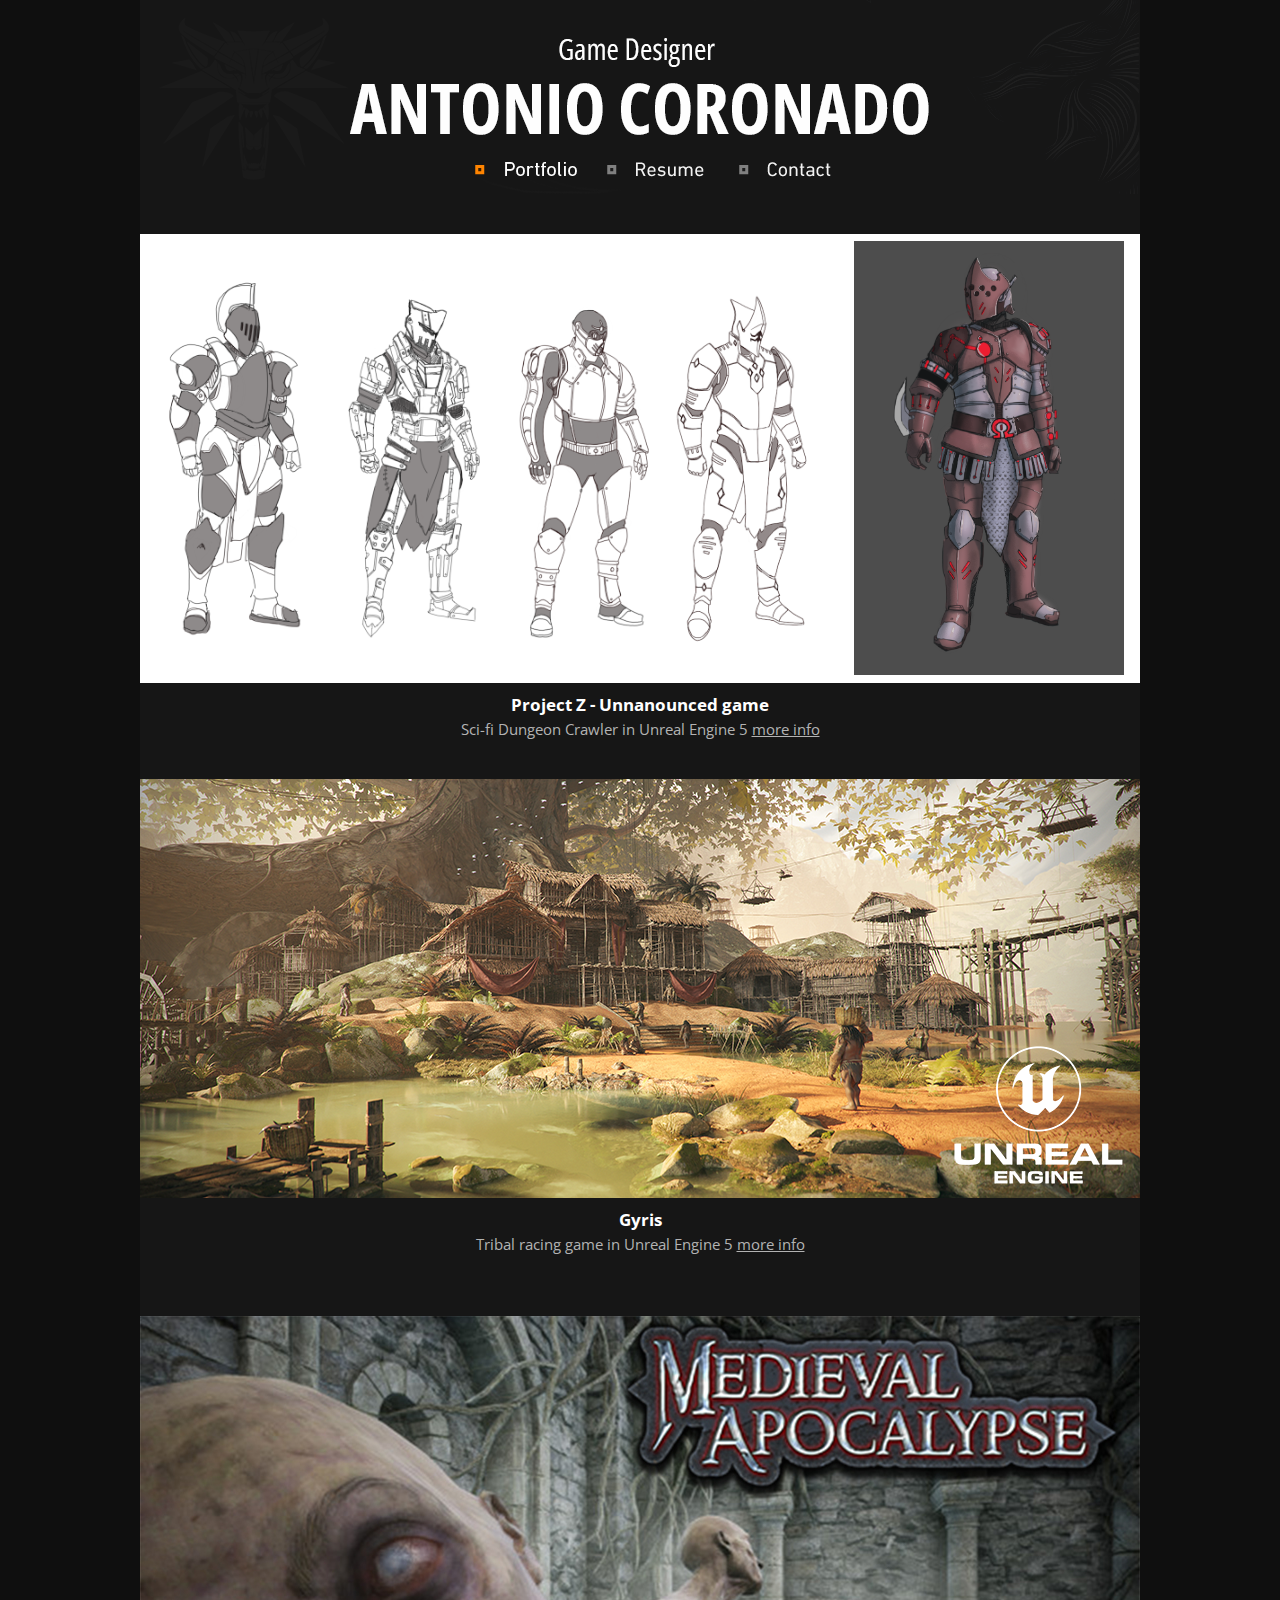
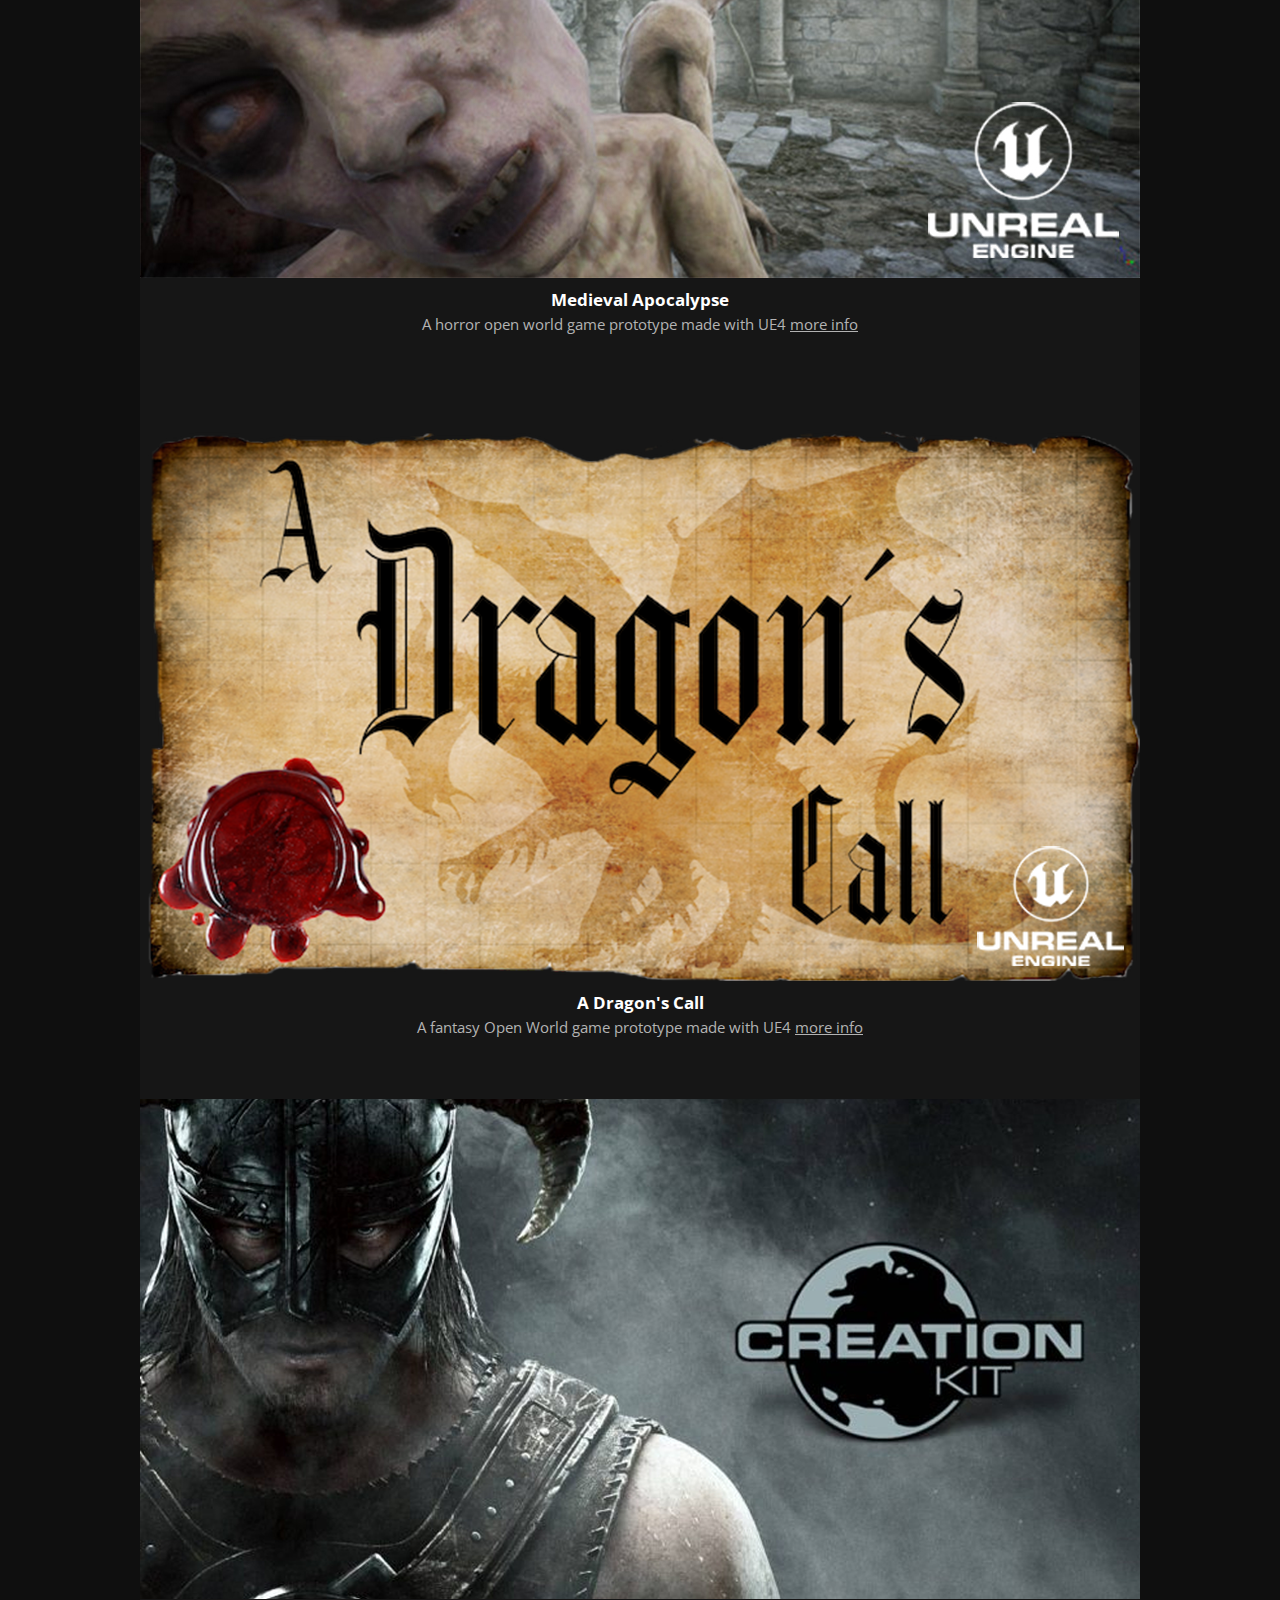
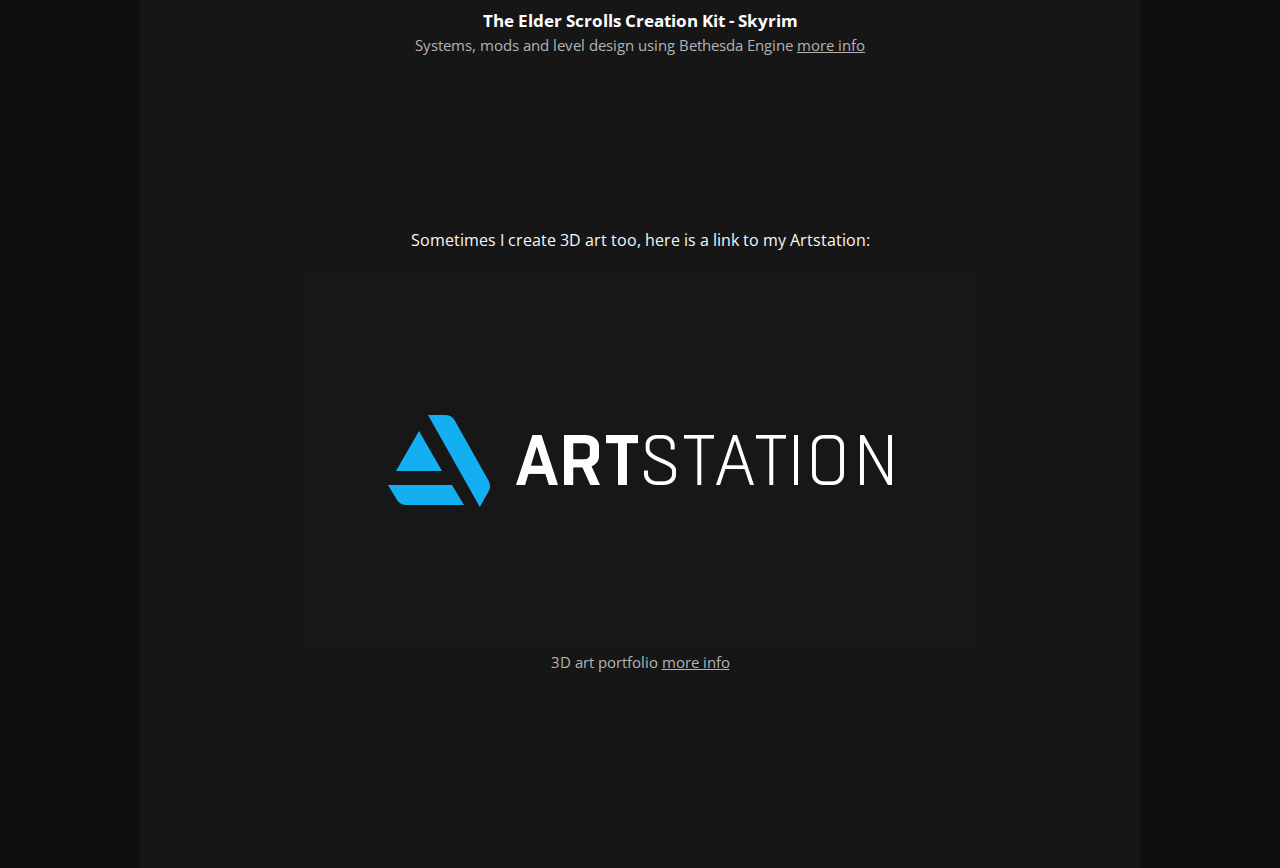
<file: index.html>
<html>
	<head>
		<title>Antonio Coronado | Game Designer</title>
		<link href='http://fonts.googleapis.com/css?family=Open+Sans' rel='stylesheet' type='text/css'>
		<link href='style.css' rel='stylesheet' type='text/css'>
		<link rel='shortcut icon' href='ico.ico' type='image/x-icon' />
		

	</head>
	
	<body>

		<div class="content">
			<center>
				
				<img src="main/Game Designer.png" alt="Antonio Coronado - Game Designer" id="header">

				
								
				<br>
				<!-- the links -->
				<div class="main_links">
					
					<a href="index.html"><img src="3d_on.png" id="linkimage0"></a> 
				
					<a href="2d.html"><img src="2d.png" id="linkimage1"></a> 
					
					<a href="cv.html"><img src="resume.png" id="linkimage2"></a> 
					
					<a href="contact.html"><img src="contact1.png" id="linkimage3"></a> 
				</div>

			
				<!-- showcase -->
				

				<a href="PZ.html">
					<img src="main/PZ.png"class="show">
					<br>
					<div class="titleText">Project Z - Unnanounced game</div>
					<div class="description"> Sci-fi Dungeon Crawler in Unreal Engine 5 <u>more info</u></div>
				</a>

				<a href="Gyris.html">
					<img src="main/Gyris.png"class="show">
					<br>
					<div class="titleText">Gyris</div>
					<div class="description"> Tribal racing game in Unreal Engine 5 <u>more info</u></div>
				</a>
				
				<br>

				<a href="Medap.html">
					<img src="main/MA.jpg"class="show">
					<br>
					<div class="titleText"> Medieval Apocalypse </div>
					<div class="description"> A horror open world game prototype made with UE4 <u>more info</u></div>
				</a>
				
				<br>
				
				
				<br>
				<a href="ADC.html">
					<img src="main/ADC.png"class="show">
					<br>
					<div class="titleText"> A Dragon's Call </div>
					<div class="description">A fantasy Open World game prototype made with UE4 <u>more info</u></div>
				</a>
				<br>
				<a href="Skyrim.html">
					<img src="main/Skyrim/kitCover.png"class="show">
					<br>
					<div class="titleText">The Elder Scrolls Creation Kit - Skyrim</div>
					<div class="description"> Systems, mods and level design using Bethesda Engine <u>more info</u></div>
				</a>
				<br><br><br><br><br><br><br>
				Sometimes I create 3D art too, here is a link to my Artstation:
				<br>
				<a href="https://www.artstation.com/tonydev">
					<img src="main/artstation.png"class="show">
					<br>
					<div class="description">3D art portfolio <u>more info</u></div>
				</a> 
				<br><br><br><br><br><br>

				

	
				
				<br><br>

			</div>
		</center>
	</body>

</html>
</file>
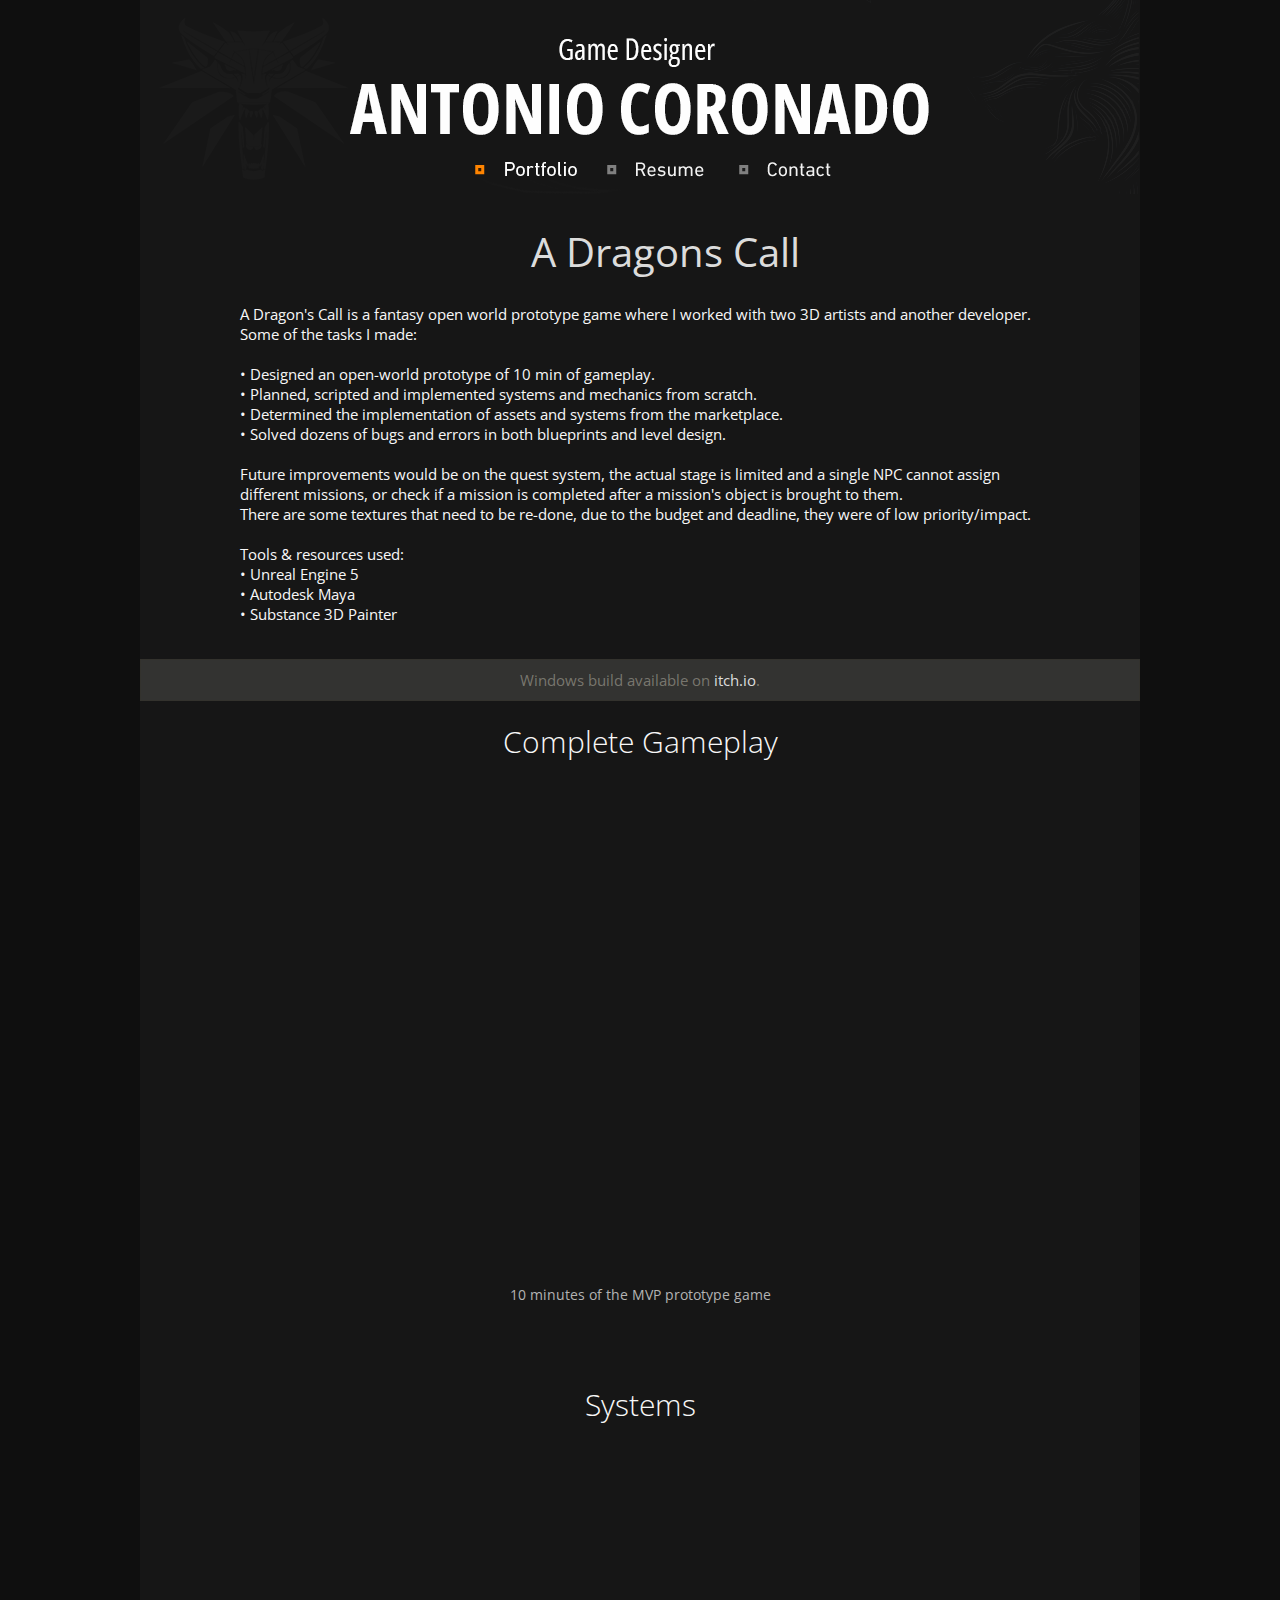
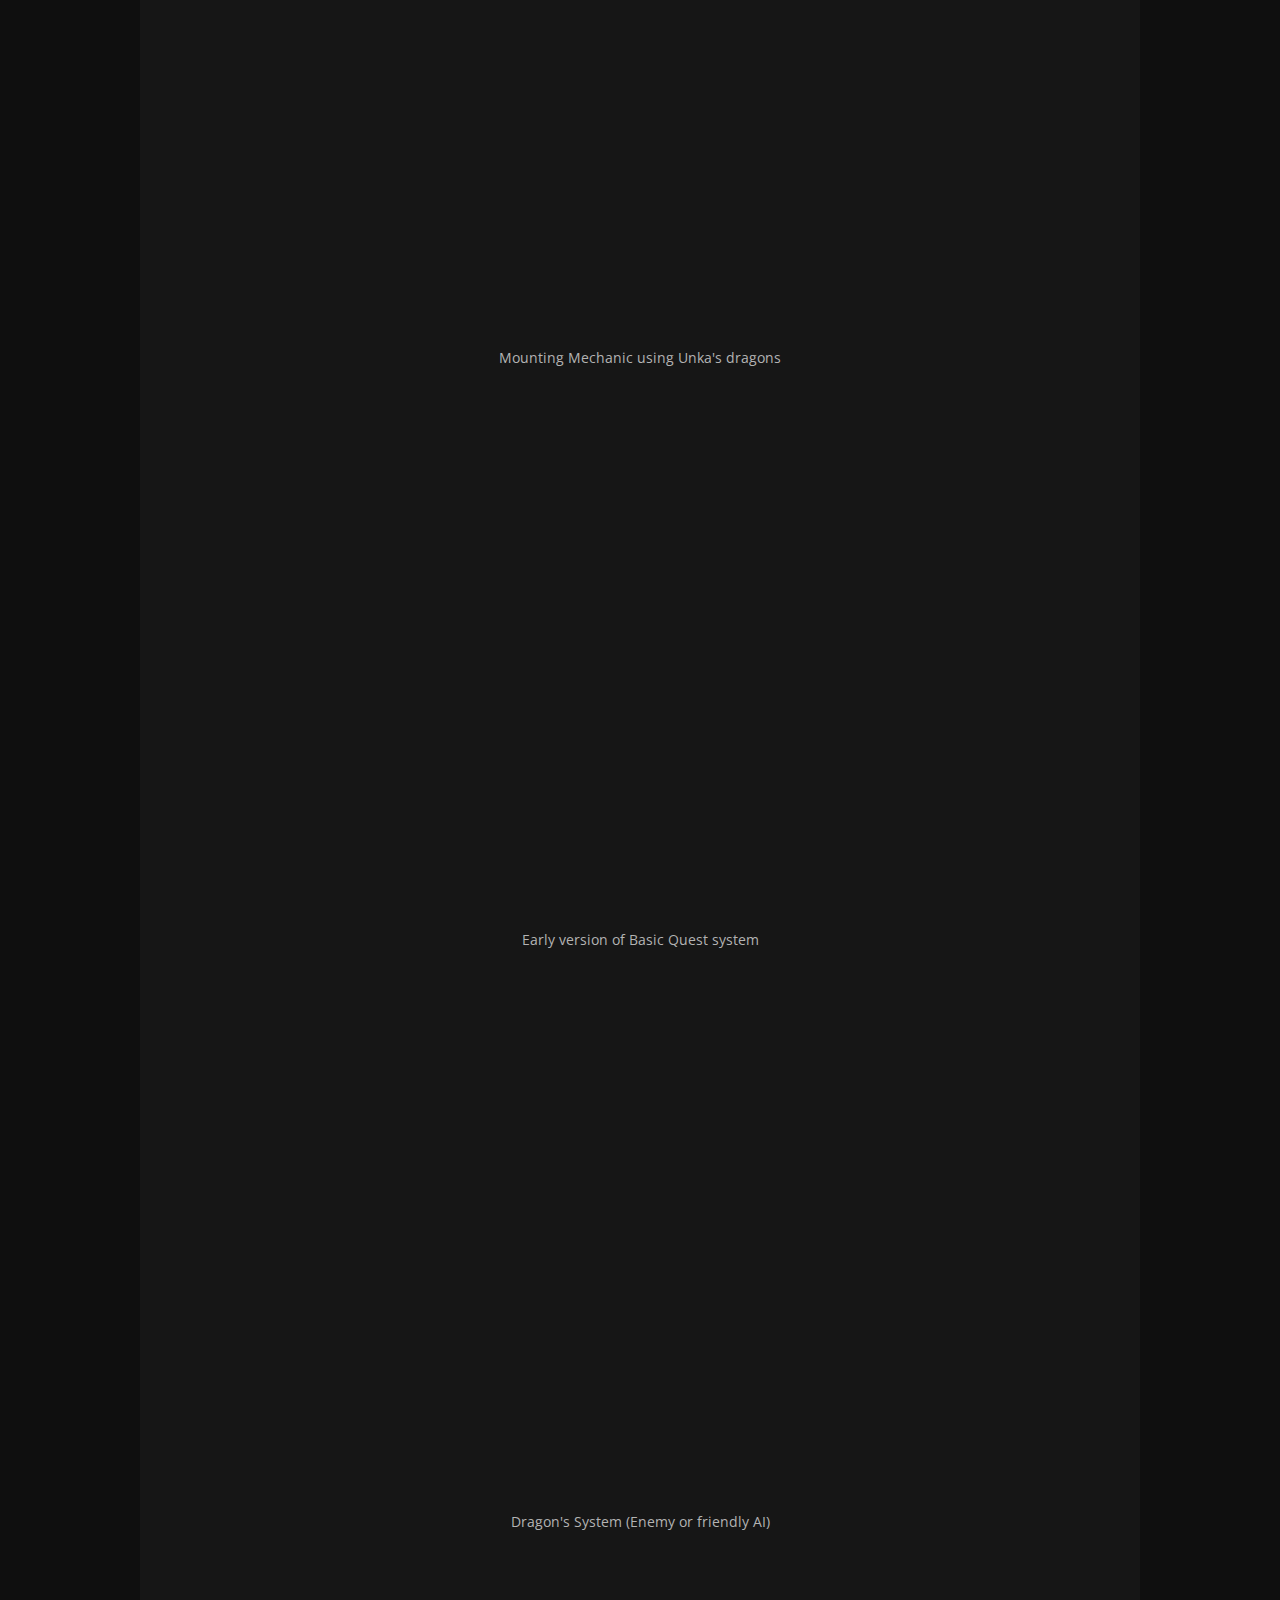
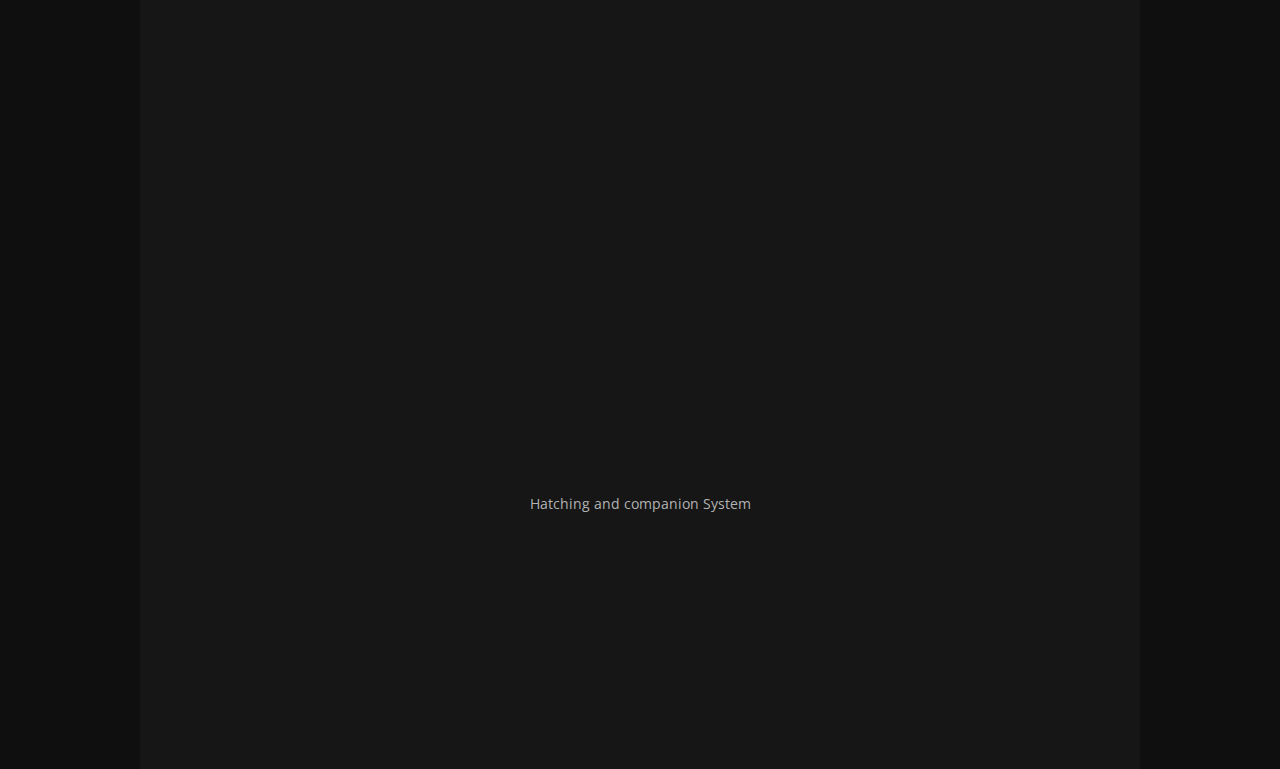
<file: ADC.html>
<html>
	<head>
		<title>Antonio Coronado | Game Designer</title>
		<link href='http://fonts.googleapis.com/css?family=Open+Sans' rel='stylesheet' type='text/css'>
		<link href='style.css' rel='stylesheet' type='text/css'>
		<link rel='shortcut icon' href='ico.ico' type='image/x-icon' />
	</head>
	
	<body>

		<div class="content">
			<center>
				
				<img src="main/Game Designer.png" alt="Antonio Coronado - Game Designer" id="header">

				
								
				<br>
				<!-- the links -->
				<div class="main_links">
					
					<a href="index.html"><img src="3d_on.png" id="linkimage0"></a> 
				
					<a href="2d.html"><img src="2d.png" id="linkimage1"></a> 
					
					<a href="cv.html"><img src="resume.png" id="linkimage2"></a> 
					
					<a href="contact.html"><img src="contact1.png" id="linkimage3"></a> 
				</div>

				<!-- Snowboard -->
				<div id="page_title"> A Dragons Call <br></div>
            </center>
				<div class="bread_text">
					
					<p class="test">
          A Dragon's Call is a fantasy open world prototype game where I worked with two 3D artists and another developer. 
		  <br>Some of the tasks I made:
   <br>
   <br>   &bull; Designed an open-world prototype of 10 min of gameplay.
   <br>   &bull; Planned, scripted and implemented systems and mechanics from scratch.
   <br>   &bull; Determined the implementation of assets and systems from the marketplace.
   <br>   &bull; Solved dozens of bugs and errors in both blueprints and level design.
					
					<br><br>
					Future improvements would be on the quest system, the actual stage is limited and a single  NPC cannot assign different missions, or check if a mission is completed after a mission's object is brought to them.
					<br>There are some textures that need to be re-done, due to the budget and deadline, they were of low priority/impact. 
					<br><br>
					Tools & resources used:
					<br>&bull; Unreal Engine 5
                    <br>&bull; Autodesk Maya
					<br>&bull; Substance 3D Painter
					<br><br>
					<div class="notice" style="text-align: center;">
						Windows build available on <a href="https://tonydevmx.itch.io/a-dragons-call" target="_blank">itch.io</a>.
					</div>
					<center>
					
					<!-- Rocks Trap -->
					<h1 style="font-weight: 10;">Complete Gameplay</h1>
					<iframe width="1000" height="500" src="https://www.youtube.com/embed/l7mE6yKCD2Q" frameborder="0" allow="accelerometer; autoplay; encrypted-media; gyroscope; picture-in-picture" allowfullscreen  class="wide"></iframe>
            		<div class="description"> 10 minutes of the MVP prototype game </div>
            		<br>
					<br>
                    <h1 style="font-weight: 10;">Systems</h1>
                    <iframe width="1000" height="500" src="https://www.youtube.com/embed/xBheUfRY1Do" frameborder="0" allow="accelerometer; autoplay; encrypted-media; gyroscope; picture-in-picture" allowfullscreen  class="wide"></iframe>
            		<div class="description"> Mounting Mechanic using Unka's dragons </div>

					<br>
					<br>
                    <iframe width="1000" height="500" src="https://www.youtube.com/embed/U3dzryQtkP0" frameborder="0" allow="accelerometer; autoplay; encrypted-media; gyroscope; picture-in-picture" allowfullscreen  class="wide"></iframe>
            		<div class="description"> Early version of Basic Quest system </div>

					<br>
					<br>
                    <iframe width="1000" height="500" src="https://www.youtube.com/embed/FGxilm-K4og" frameborder="0" allow="accelerometer; autoplay; encrypted-media; gyroscope; picture-in-picture" allowfullscreen  class="wide"></iframe>
            		<div class="description"> Dragon's System (Enemy or friendly AI) </div>

					<br>
					<br>
                    <iframe width="1000" height="500" src="https://www.youtube.com/embed/cy_aWrbPUs0" frameborder="0" allow="accelerometer; autoplay; encrypted-media; gyroscope; picture-in-picture" allowfullscreen  class="wide"></iframe>
            		<div class="description"> Hatching and companion System </div>

                    

                    

					<br>
					<br>



					<br>
					<br>
				


					
					<br>
					<br>
					 
					

				</div>


				
				

				<br>

				

				

				<br>

				<br>


				
			</div>
		</center>
	</body>
</html>
</file>
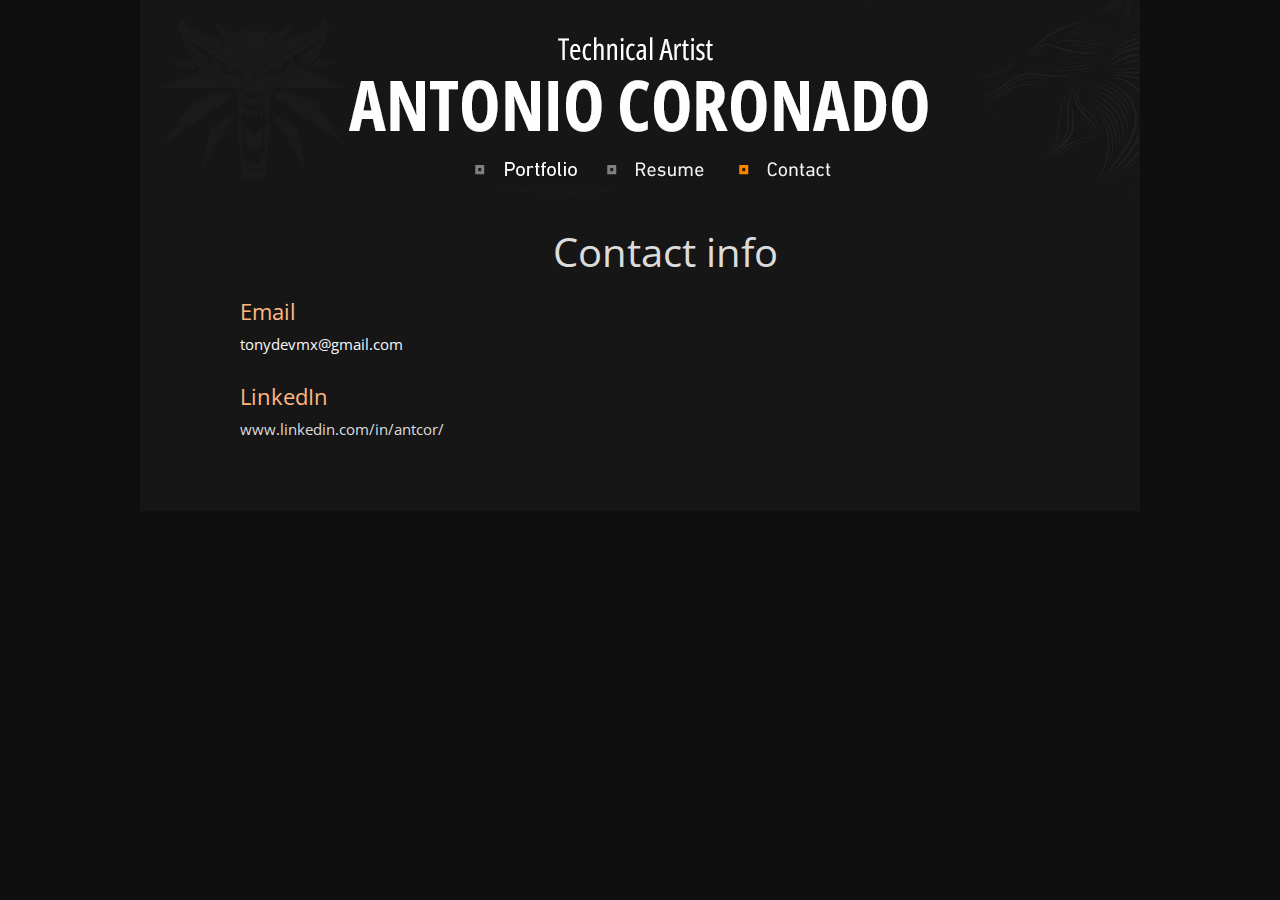
<file: contact.html>
<html>
	<head>
		<title>Antonio Coronado | Technical Artist</title>
		<link href='http://fonts.googleapis.com/css?family=Open+Sans' rel='stylesheet' type='text/css'>
		<link href='style.css' rel='stylesheet' type='text/css'>
		<link rel='shortcut icon' href='ico.ico' type='image/x-icon' />
	</head>
	
	<body>
		
		<div class="content">
			<center>
				
				<img src="Header.png" alt="Antonio Coronado - 3D Environment Art" id="header">

				
								
				<br>
				<!-- the links -->
				<div class="main_links">
					
					<a href="index.html"><img src="main/3d.png" id="linkimage0"></a> 
				
					<a href="2d.html"><img src="2d.png" id="linkimage1"></a> 
					
					<a href="cv.html"><img src="resume.png" id="linkimage2"></a> 
					
					<a href="contact.html"><img src="main/contact_on.png" id="linkimage3"></a> 
				</div>

				<!-- Contact -->
				<div id="page_title">
					Contact info
				</div>
				<div class="bread_text_mid">
					<b>Email</b><br>
					tonydevmx@gmail.com<br>
					
					<br>
					<b>LinkedIn</b><br>
					<a href="https://www.linkedin.com/in/antcor/" target="blank"> www.linkedin.com/in/antcor/</a>
				</div>
				<br>
			</div>
		</center>
	</body>
</html>
</file>
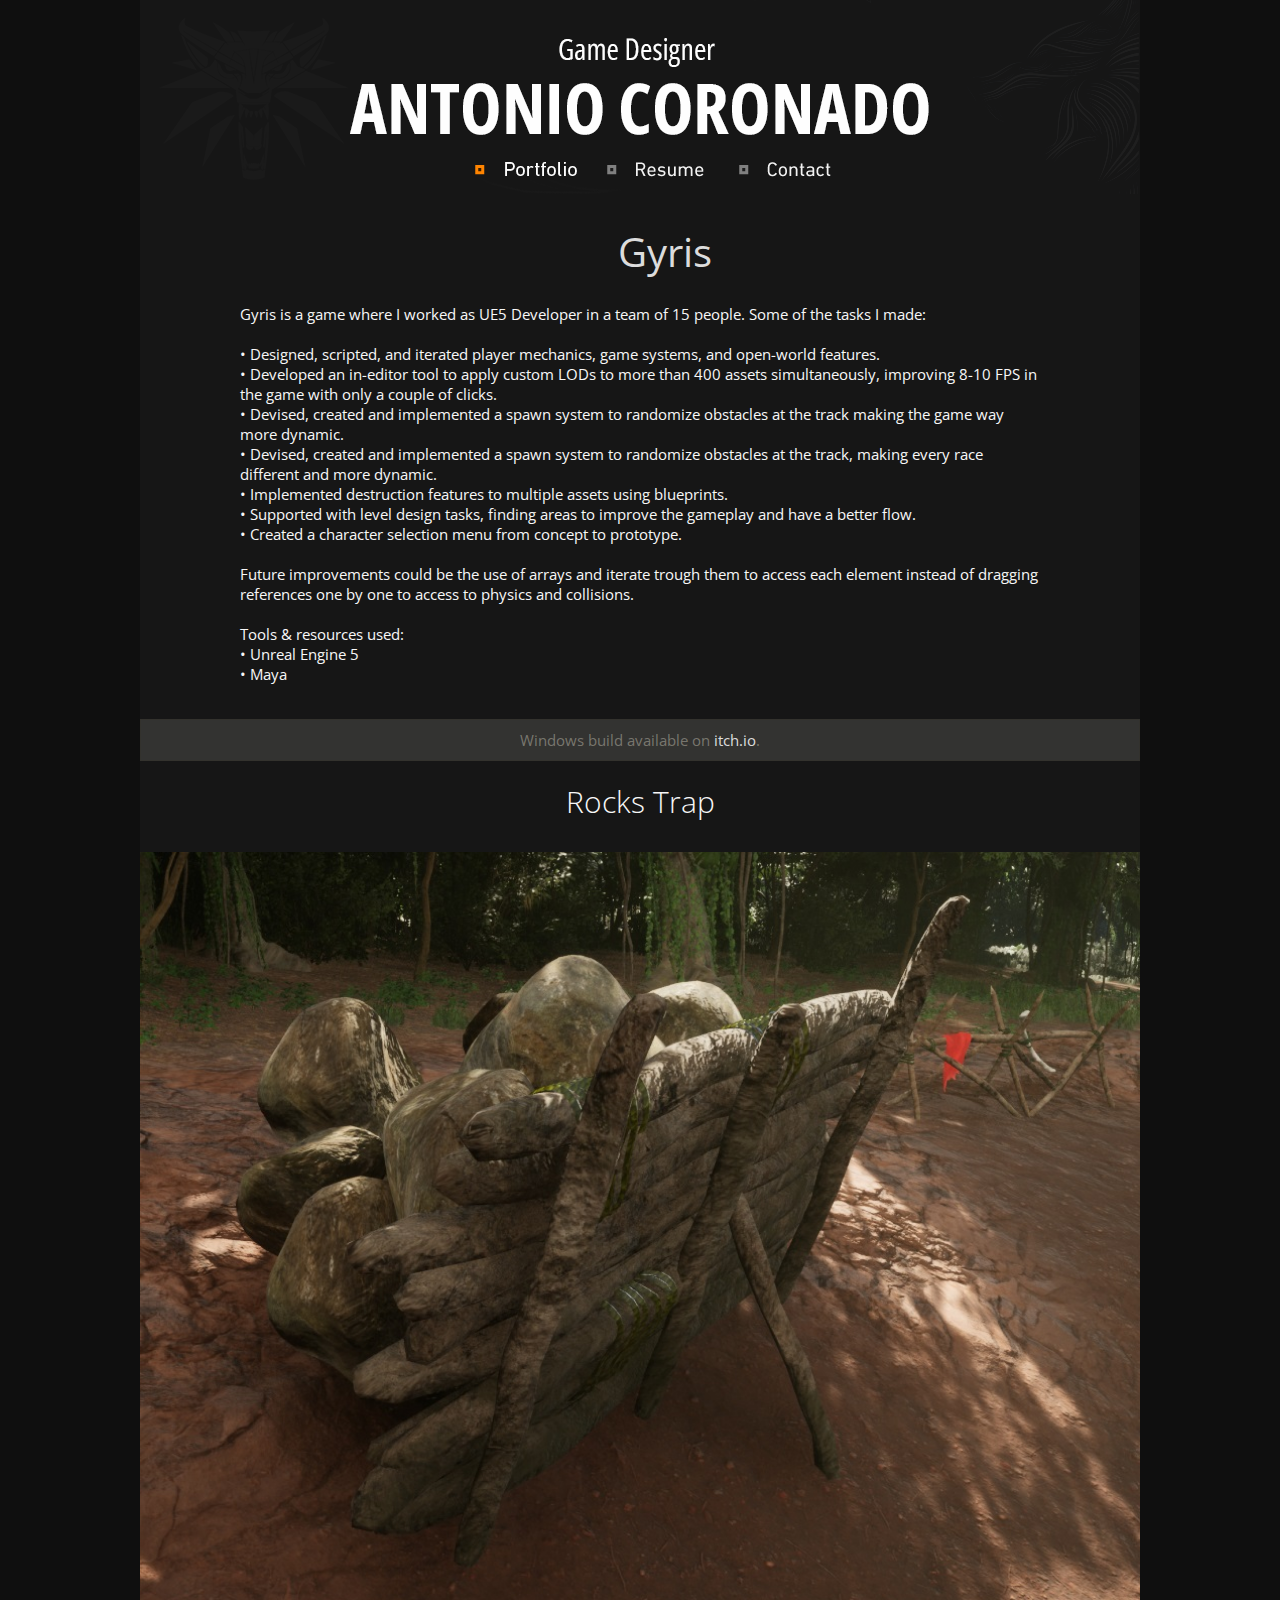
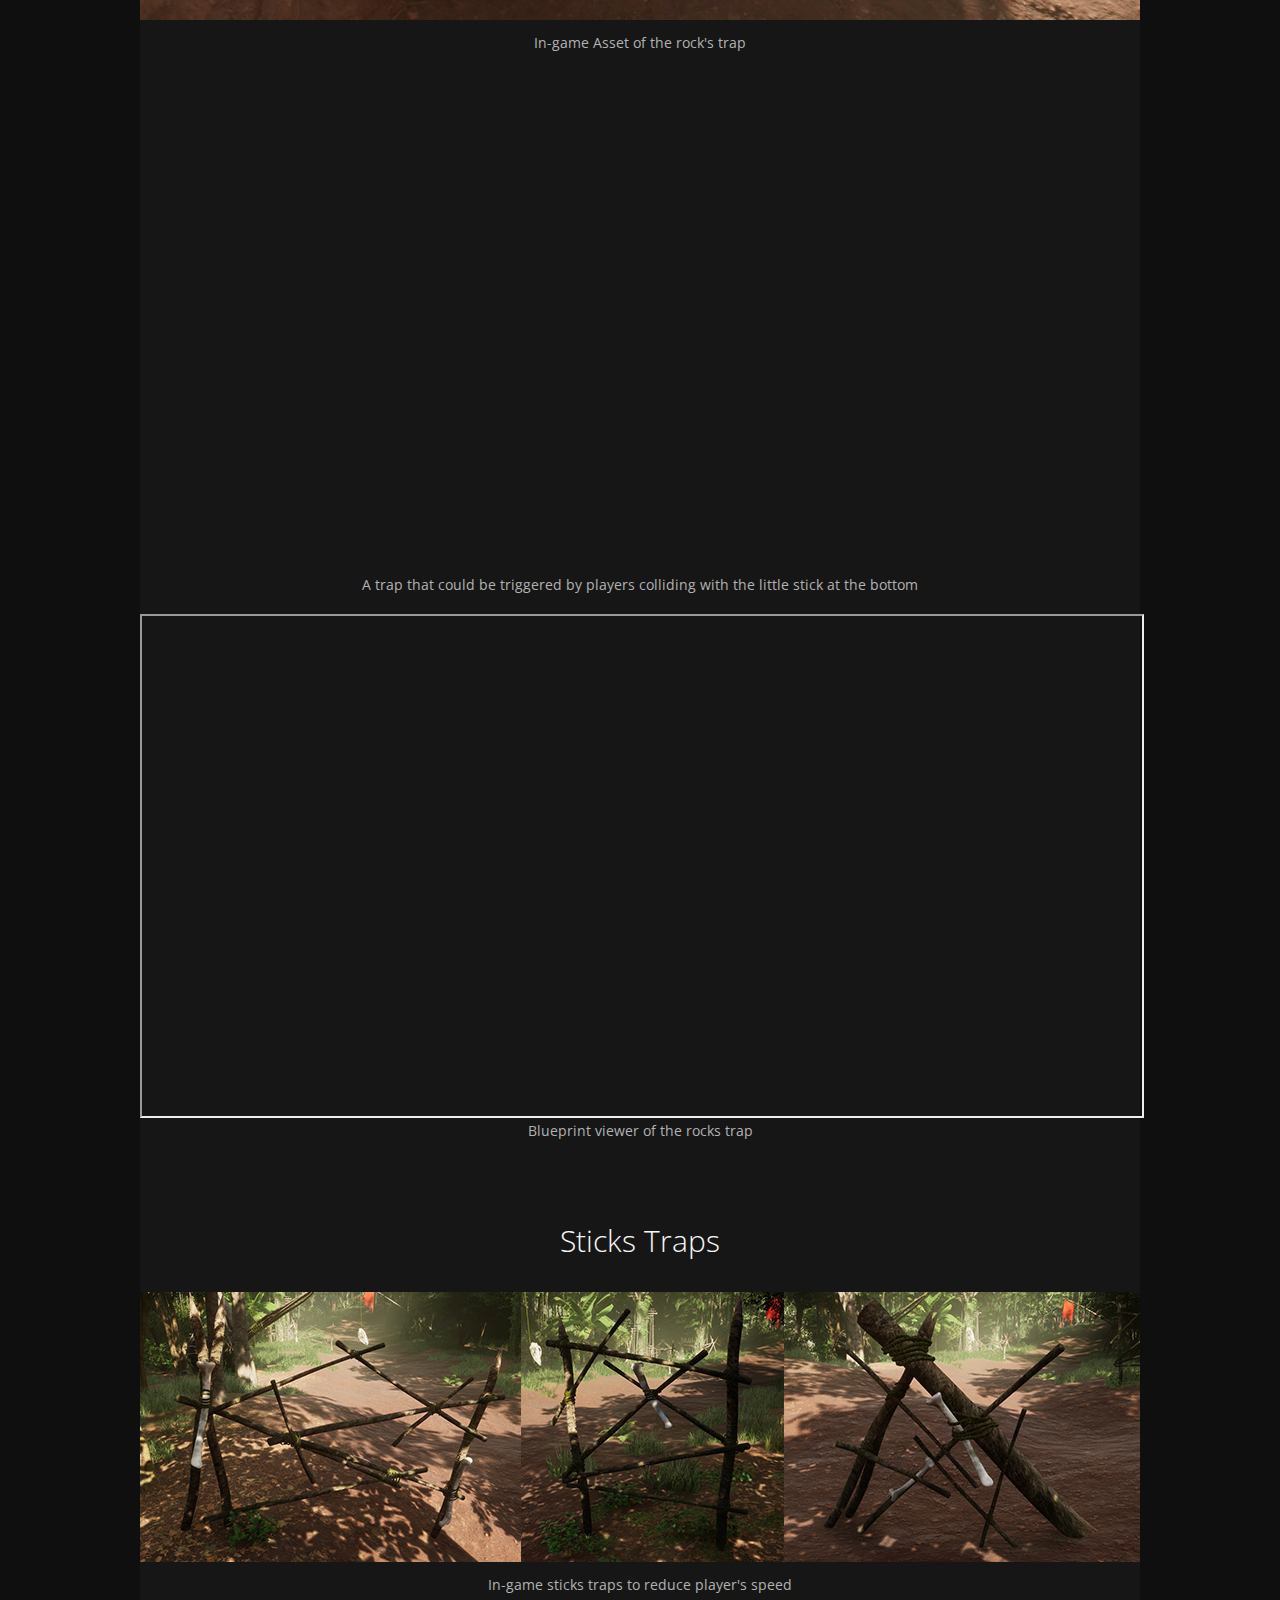
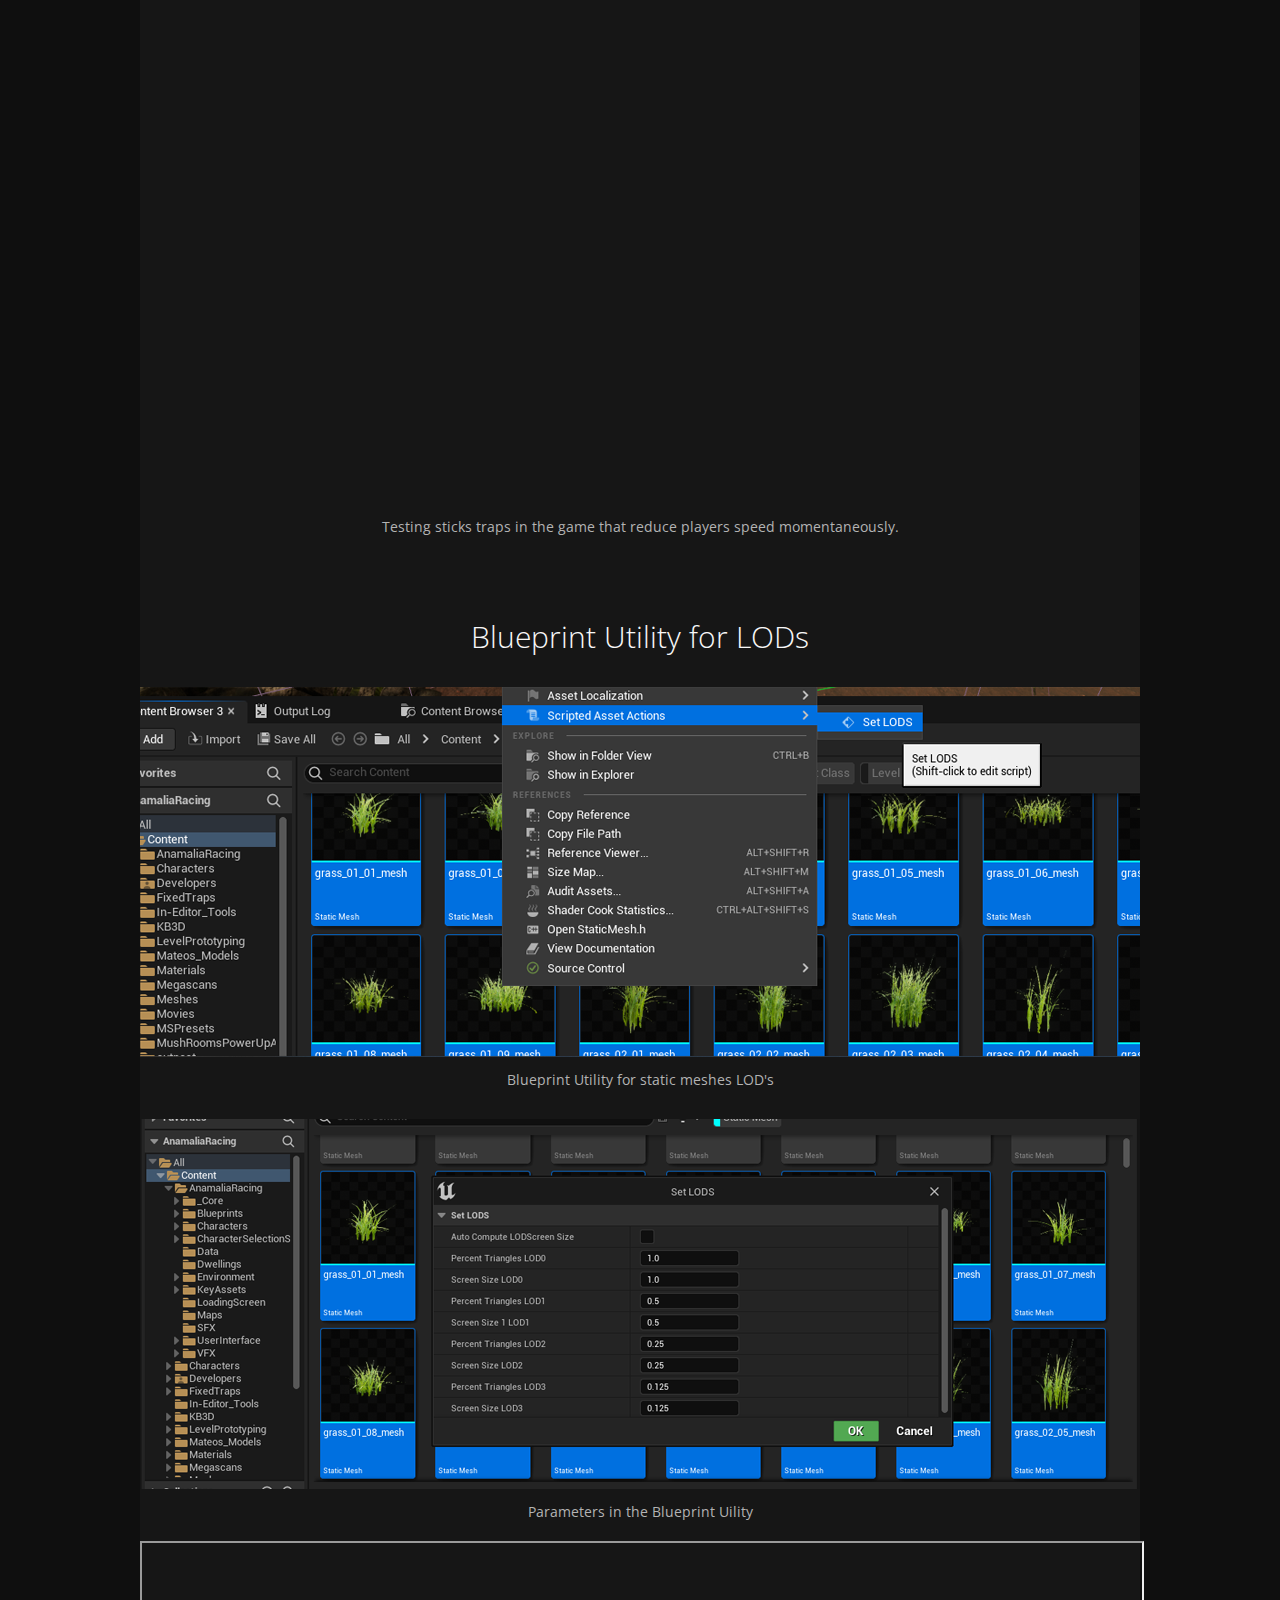
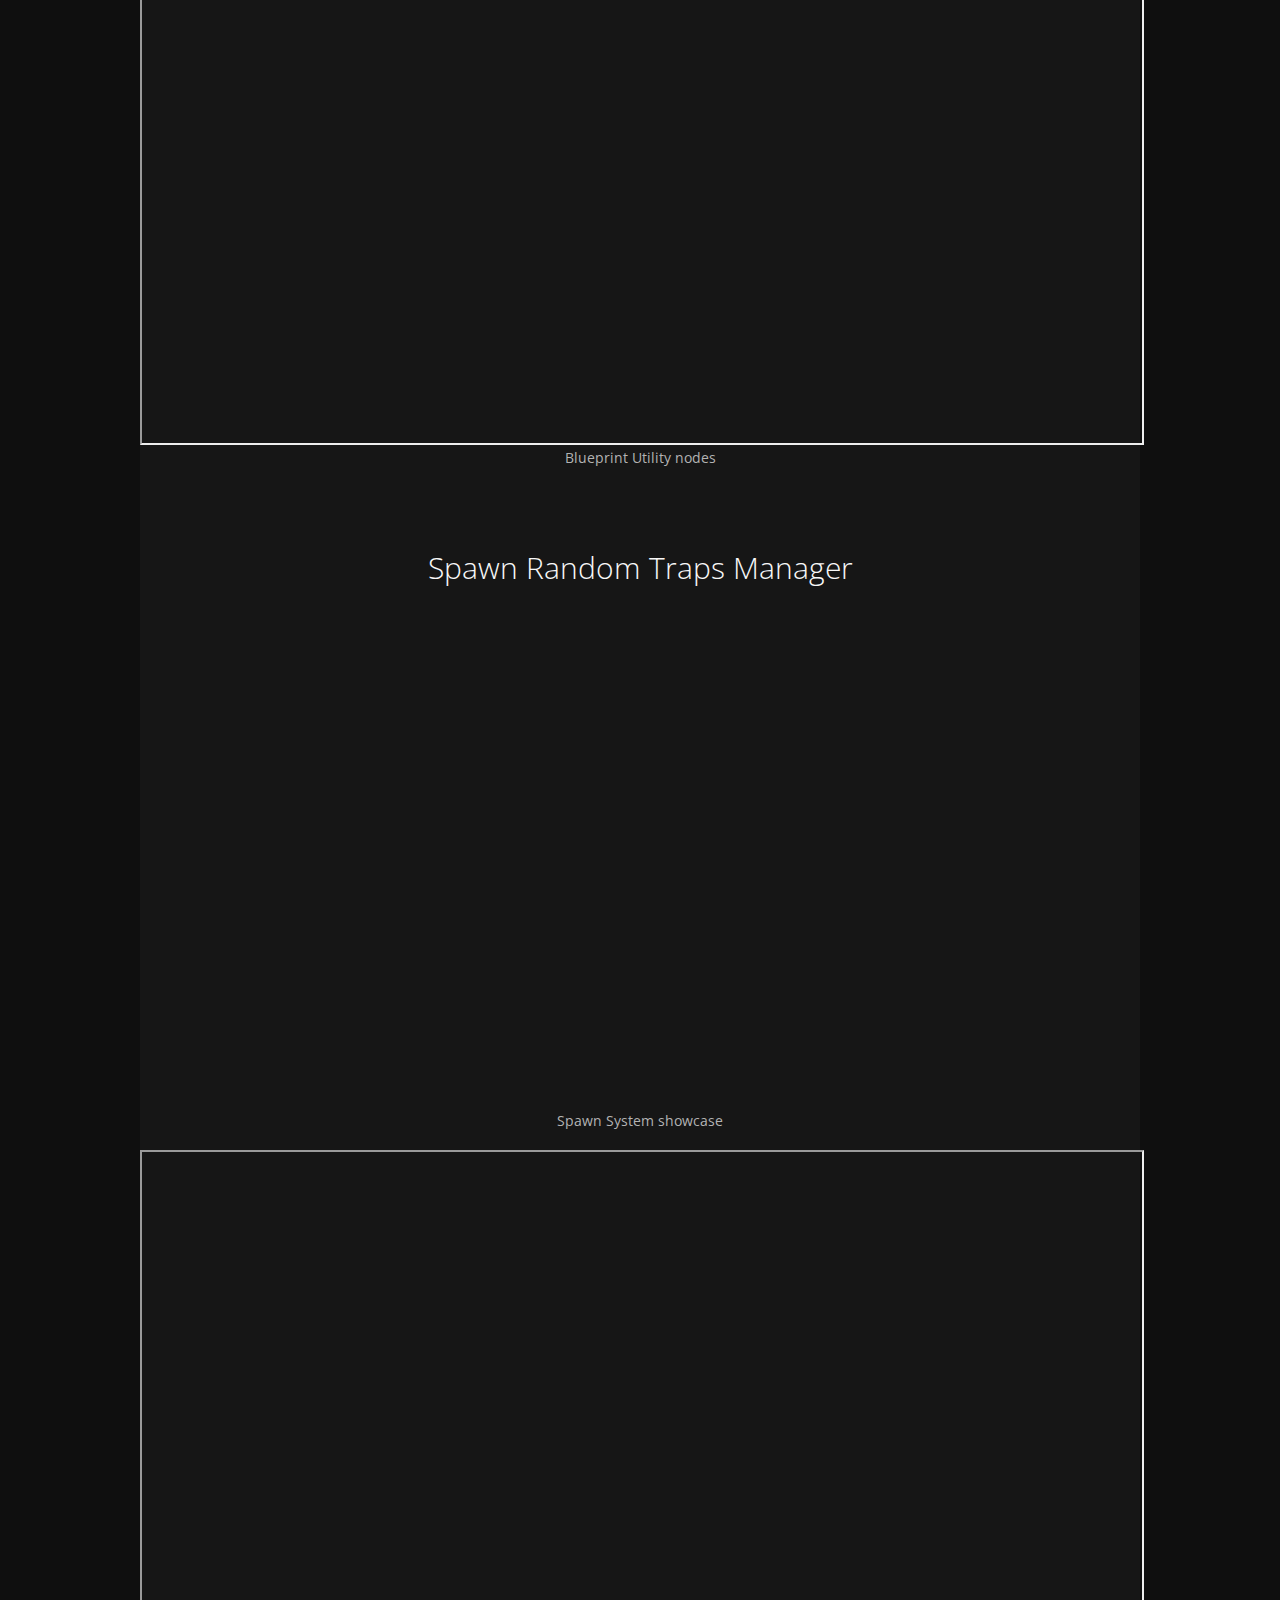
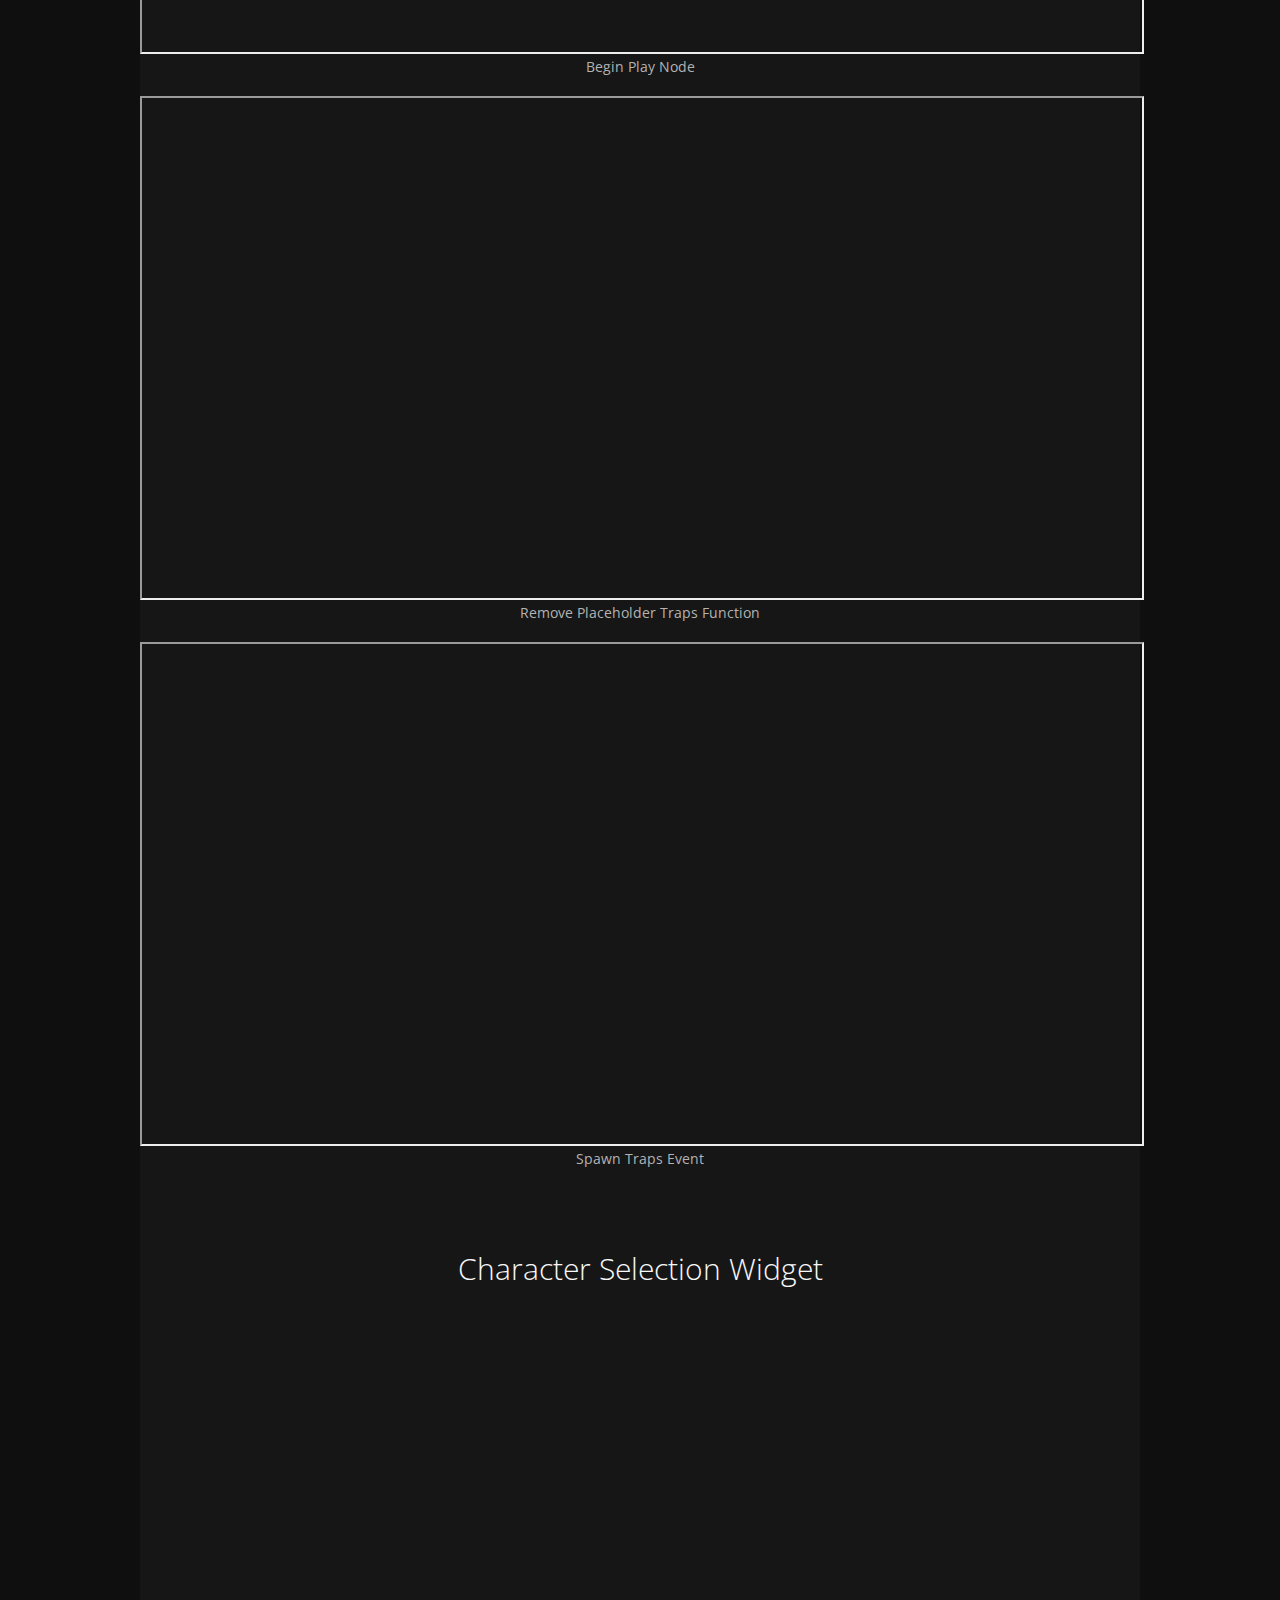
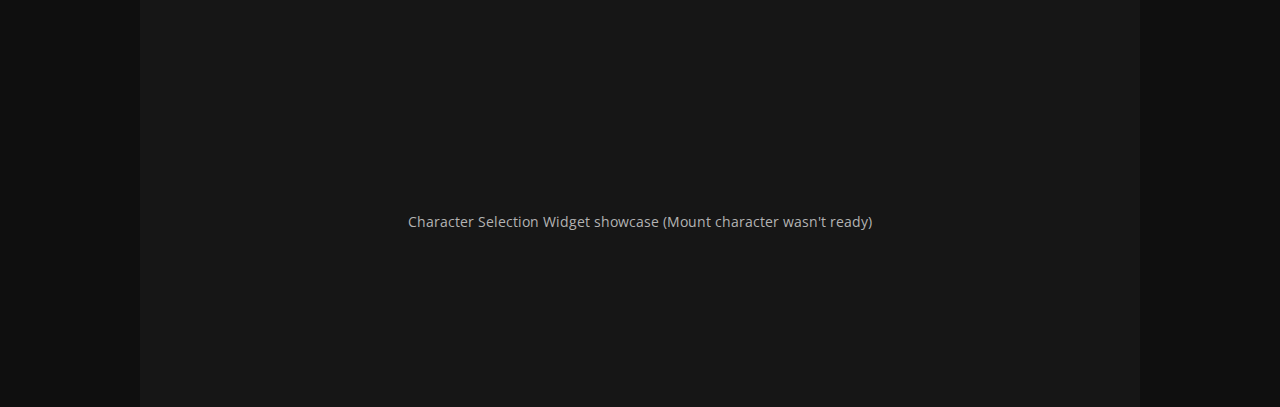
<file: Gyris.html>
<html>
	<head>
		<title>Antonio Coronado | Game Designer</title>
		<link href='http://fonts.googleapis.com/css?family=Open+Sans' rel='stylesheet' type='text/css'>
		<link href='style.css' rel='stylesheet' type='text/css'>
		<link rel='shortcut icon' href='ico.ico' type='image/x-icon' />
	</head>
	
	<body>

		<div class="content">
			<center>
				
				<img src="main/Game Designer.png" alt="Antonio Coronado - Game Designer" id="header">

				
								
				<br>
				<!-- the links -->
				<div class="main_links">
					
					<a href="index.html"><img src="3d_on.png" id="linkimage0"></a> 
				
					<a href="2d.html"><img src="2d.png" id="linkimage1"></a> 
					
					<a href="cv.html"><img src="resume.png" id="linkimage2"></a> 
					
					<a href="contact.html"><img src="contact1.png" id="linkimage3"></a> 
				</div>

				<!-- Snowboard -->
				<div id="page_title">
					Gyris<br>
				</div></center>
				<div class="bread_text">
					
					<p class="test">
          Gyris is a game where I worked as UE5 Developer in a team of 15 people. Some of the tasks I made:
   <br>
   <br>   &bull; Designed, scripted, and iterated player mechanics, game systems, and open-world features.
   <br>   &bull; Developed an in-editor tool to apply custom LODs to more than 400 assets simultaneously, improving 8-10 FPS in the game with only a couple of clicks.
   <br>   &bull; Devised, created and implemented a spawn system to randomize obstacles at the track making the game way more dynamic.
   <br>   &bull; Devised, created and implemented a spawn system to randomize obstacles at the track, making every race different and more dynamic.
   <br>   &bull; Implemented destruction features to multiple assets using blueprints.
   <br>   &bull; Supported with level design tasks, finding areas to improve the gameplay and have a better flow.
   <br>   &bull; Created a character selection menu from concept to prototype.

   
					<br><br>
					Future improvements could be the use of arrays and iterate trough them to access each element instead of dragging references one by one to access to physics and collisions.
					<br><br>
					Tools & resources used:
					<br>&bull; Unreal Engine 5
					<br>&bull; Maya
					<br><br>
					<div class="notice" style="text-align: center;">
						Windows build available on <a href="https://tonydevmx.itch.io/gyris" target="_blank">itch.io</a>.
					</div>
					<center>
					
					<!-- Rocks Trap -->
					<h1 style="font-weight: 10;">Rocks Trap</h1>
					<img  src="main/Rockstrap.jpg" class="wide"> 
					<div class="description"> In-game Asset of the rock's trap </div>					</p>
					<iframe width="1000" height="500" src="https://www.youtube.com/embed/PHg5CMPvdZ4" frameborder="0" allow="accelerometer; autoplay; encrypted-media; gyroscope; picture-in-picture" allowfullscreen  class="wide"></iframe>
            		<div class="description"> A trap that could be triggered by players colliding with the little stick at the bottom </div>
            		<iframe width="1000" height="500" src="https://blueprintue.com/render/xh5w-pc-/" scrolling="no" allowfullscreen></iframe>
					<div class="description"> Blueprint viewer of the rocks trap </div>
					
					<br>
					<br>
					<!-- sticks traps -->
					<h1 style="font-weight: 10;">Sticks Traps</h1>
					<img  src="main/traps.png" class="wide">
					<div class="description"> In-game sticks traps to reduce player's speed </div>
					<iframe width="1000" height="500" src="https://www.youtube.com/embed/4EGEjNxRXCU" frameborder="0" allow="accelerometer; autoplay; encrypted-media; gyroscope; picture-in-picture" allowfullscreen  class="wide"></iframe>
            		<div class="description"> Testing sticks traps in the game that reduce players speed momentaneously.</div>
            		
					<br>
					<br>
					<!-- In-Editor Tool -->
					<h1 style="font-weight: 10;">Blueprint Utility for LODs</h1>
					<img  src="main/ToolPreview.png" class="wide">
					<div class="description"> Blueprint Utility for static meshes LOD's</div>
					<img  src="main/LODS.png" class="wide">
					<div class="description"> Parameters in the Blueprint Uility </div>
					<iframe width="1000" height="500" src="https://blueprintue.com/render/l9ctrs-m/" scrolling="no" allowfullscreen></iframe>
					<div class="description"> Blueprint Utility nodes </div>
					
					
					<br>
					<br>
					<h1 style="font-weight: 10;">Spawn Random Traps Manager</h1>
					<iframe width="1000" height="500" src="https://www.youtube.com/embed/FCW9KWwsNvw" frameborder="0" allow="accelerometer; autoplay; encrypted-media; gyroscope; picture-in-picture" allowfullscreen  class="wide"></iframe>
					<div class="description"> Spawn System showcase </div>
					<iframe width="1000" height="500" src="https://blueprintue.com/render/j-z42b6q/" scrolling="no" allowfullscreen></iframe>
					<div class="description"> Begin Play Node </div>
					<iframe width="1000" height="500" src="https://blueprintue.com/render/1mbl8mbl/" scrolling="no" allowfullscreen></iframe>
					<div class="description"> Remove Placeholder Traps Function </div>
					<iframe width="1000" height="500" src="https://blueprintue.com/render/i0qecwpo/" scrolling="no" allowfullscreen></iframe>
					<div class="description"> Spawn Traps Event </div>
					
					<br>
					<br>
					<h1 style="font-weight: 10;">Character Selection Widget</h1>
					<iframe width="1000" height="500" src="https://www.youtube.com/embed/GXH0nc_kpOs" frameborder="0" allow="accelerometer; autoplay; encrypted-media; gyroscope; picture-in-picture" allowfullscreen  class="wide"></iframe>
					<div class="description"> Character Selection Widget showcase (Mount character wasn't ready) </div>
					<br>
					<br>

				</div>


				
				

				<br>

				

				

				<br>

				<br>


				
			</div>
		</center>
	</body>
</html>
</file>
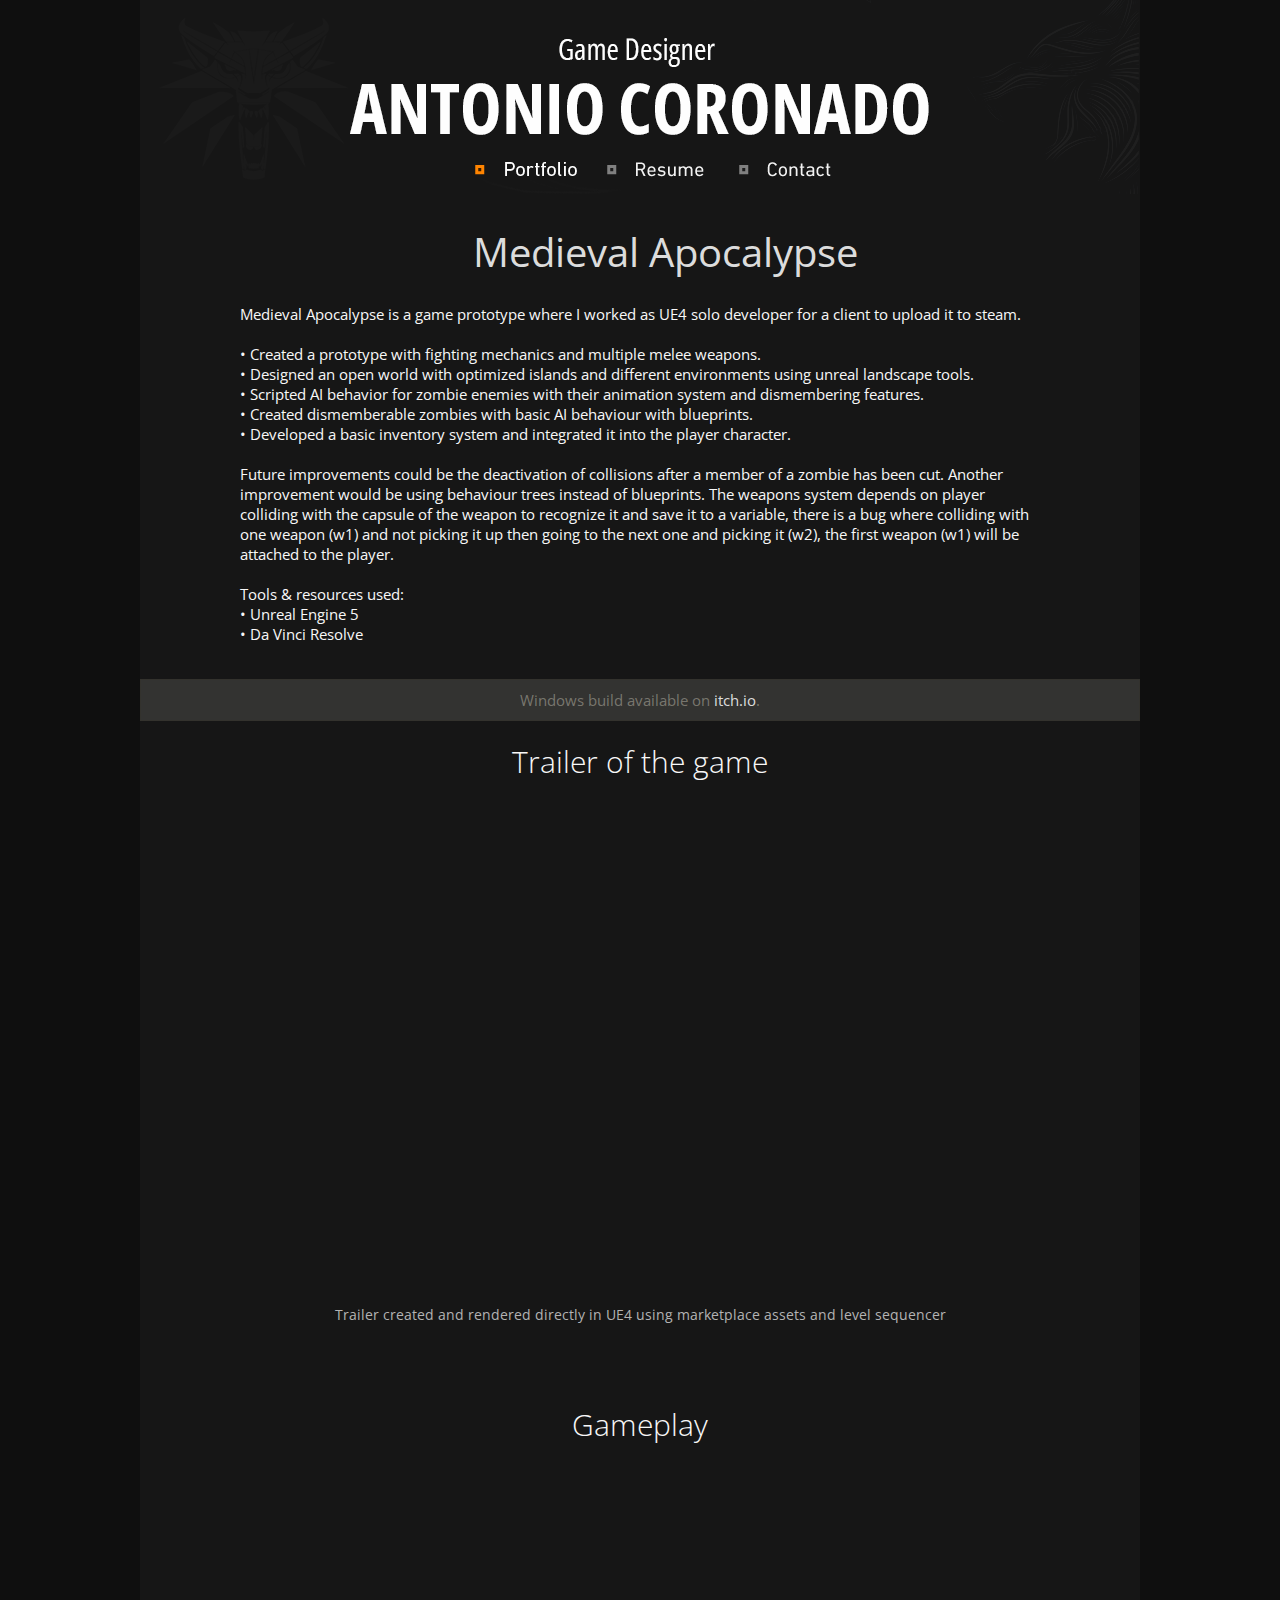
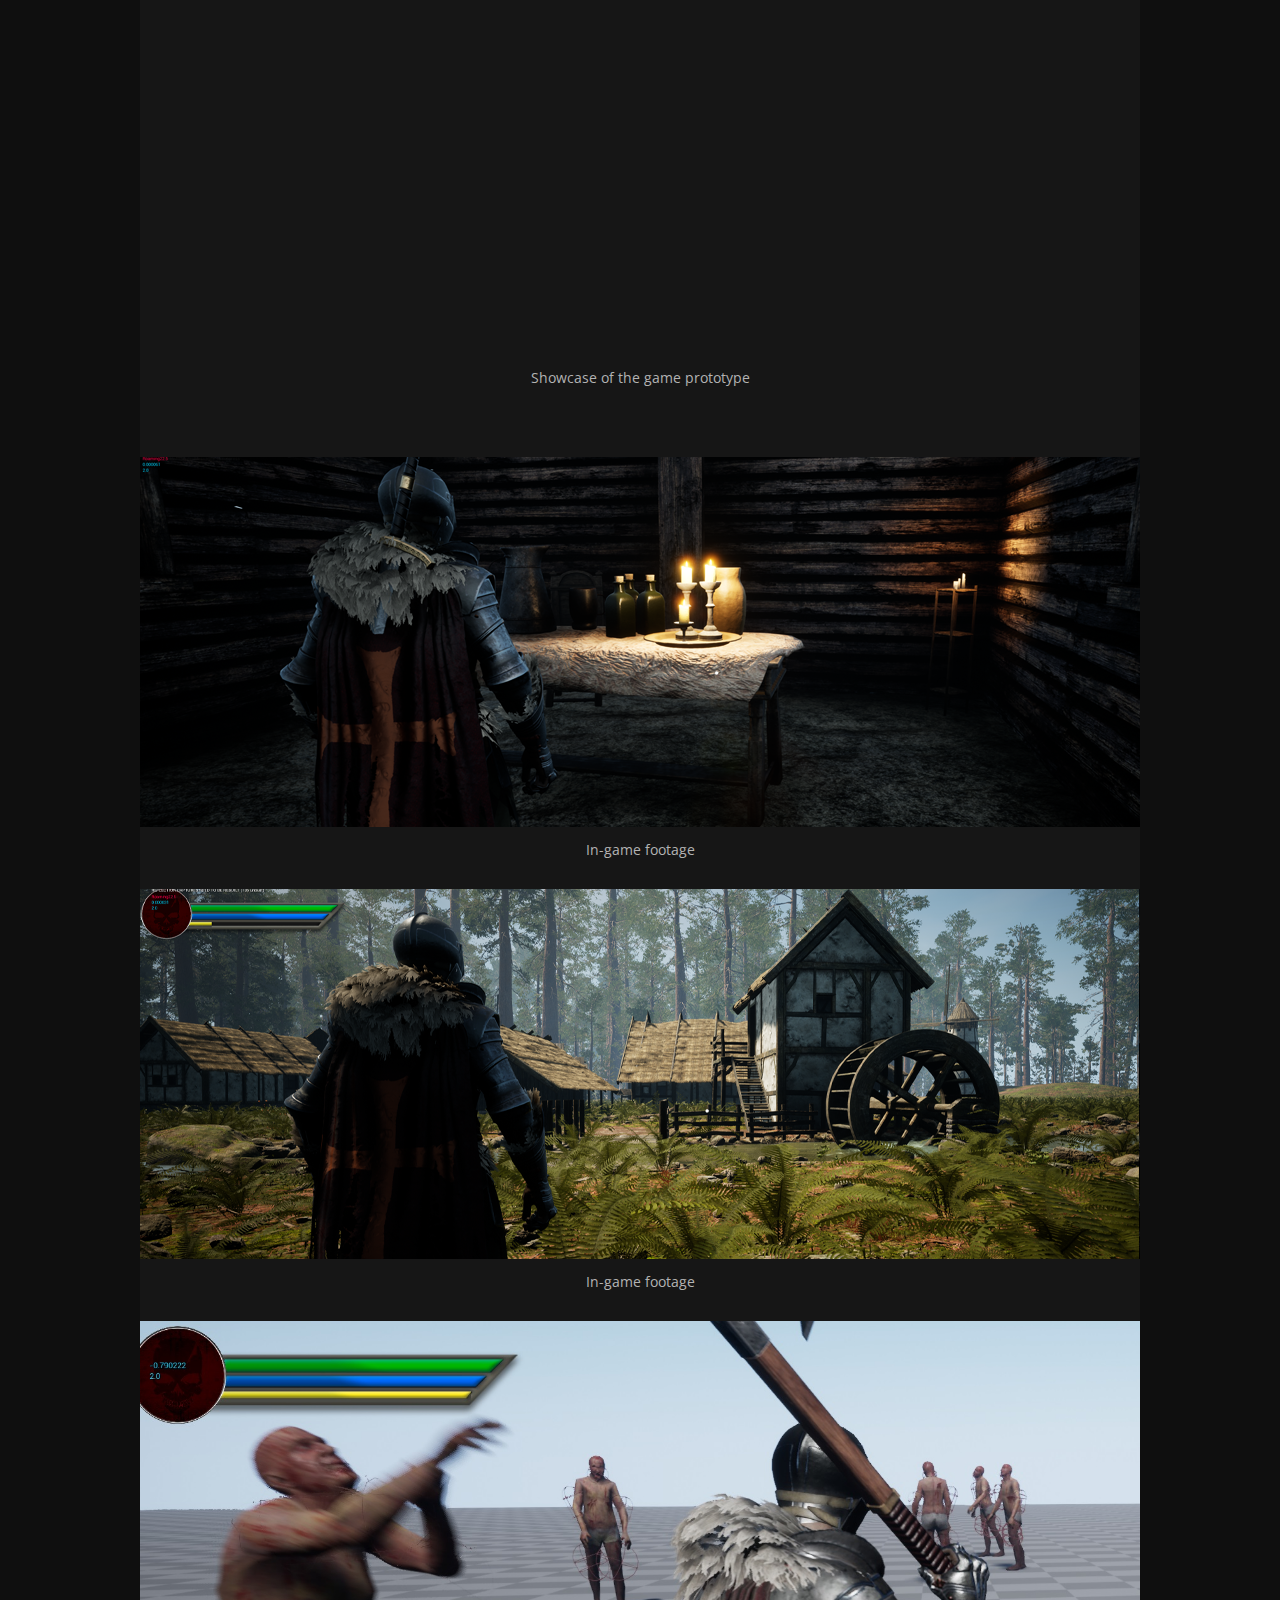
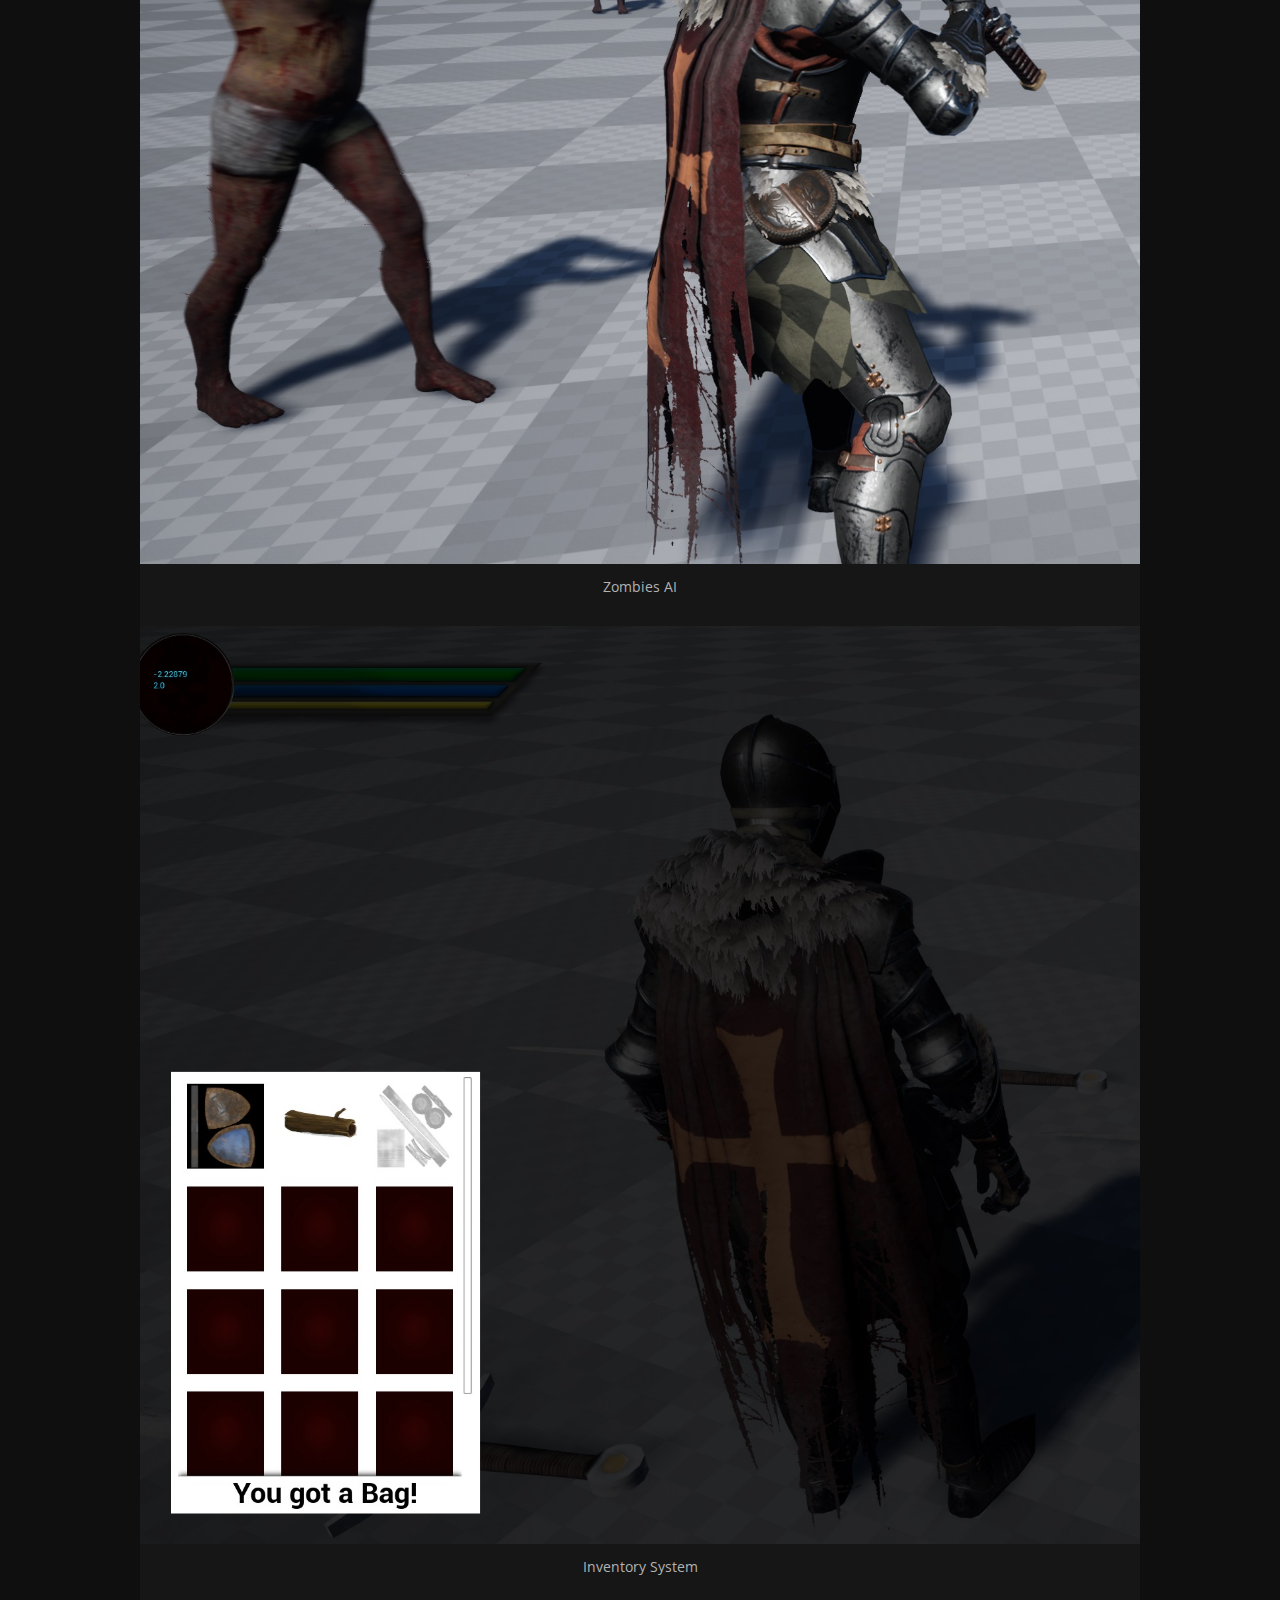
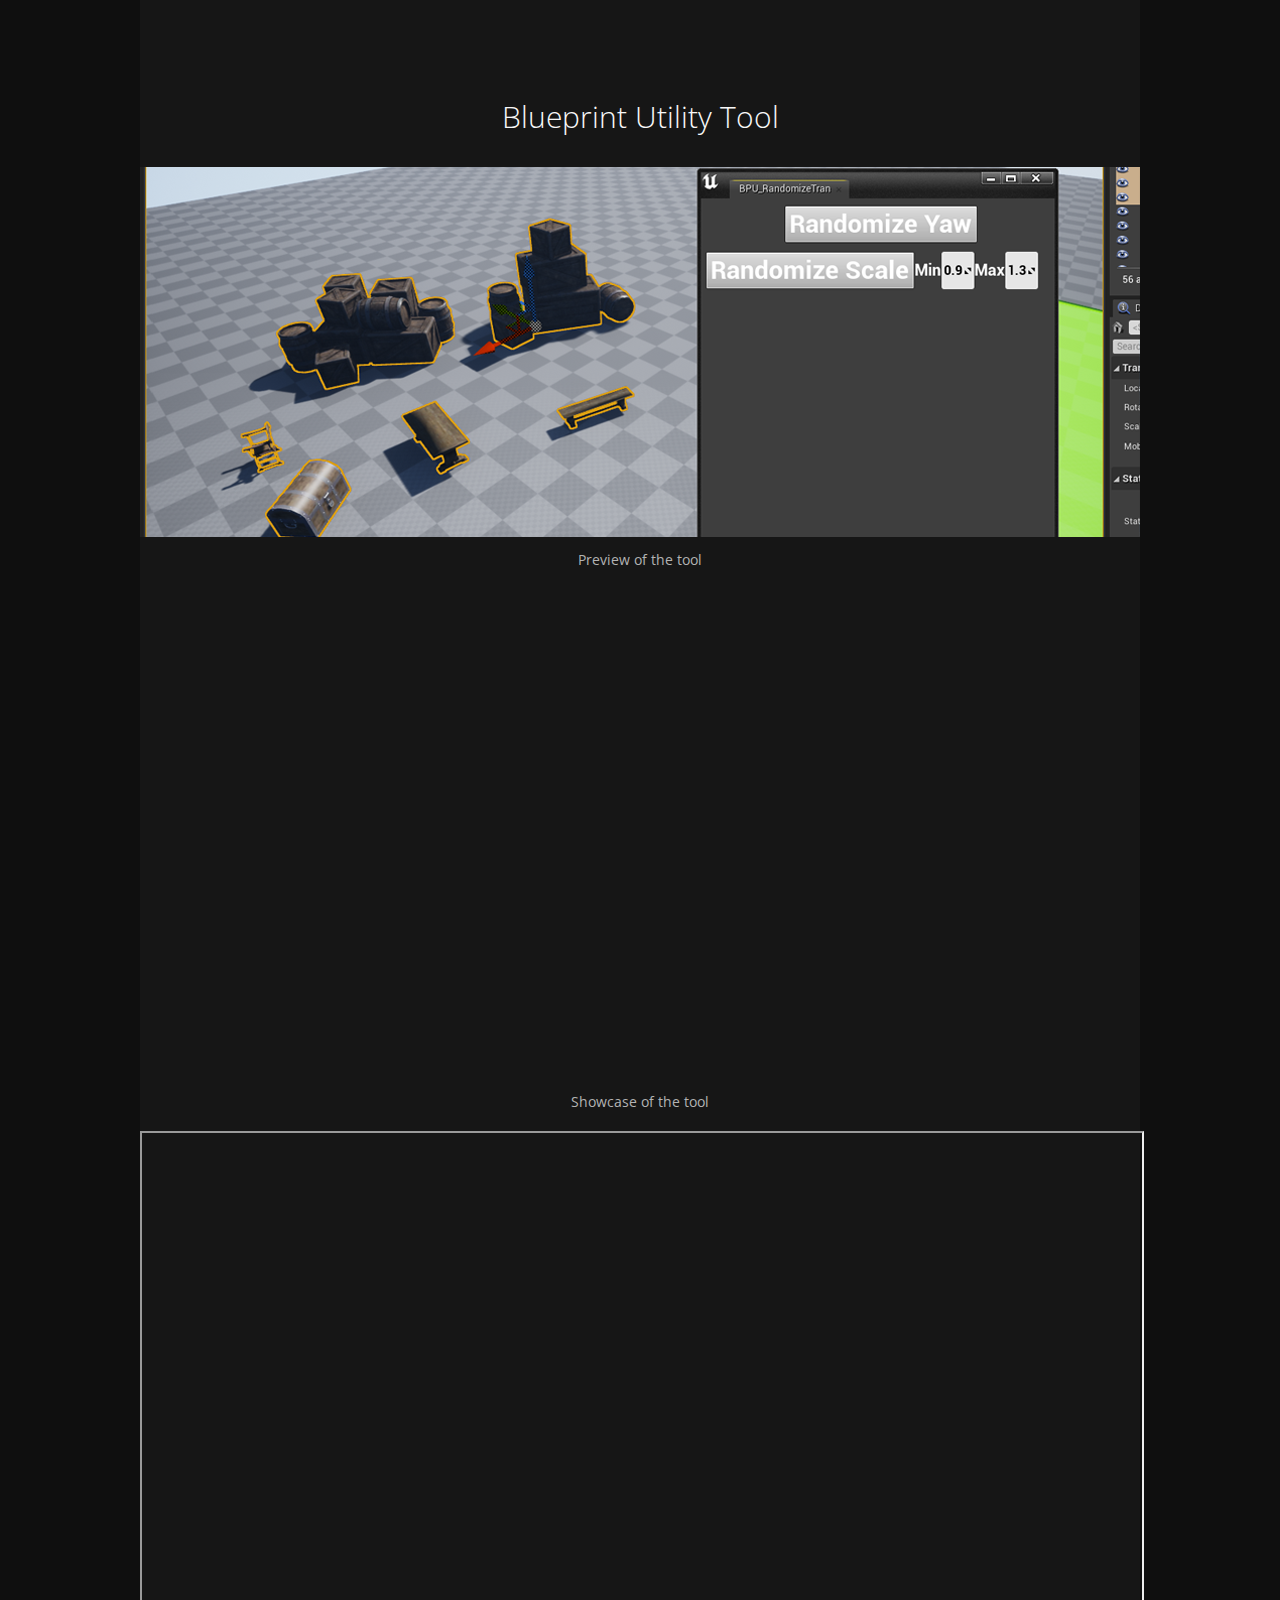
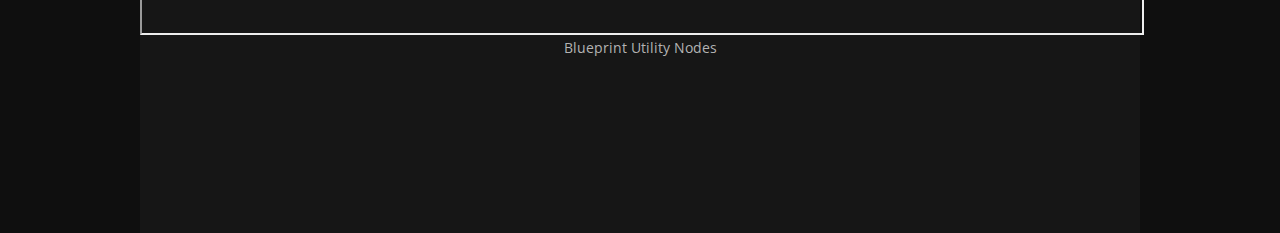
<file: Medap.html>
<html>
	<head>
		<title>Antonio Coronado | Game Designer</title>
		<link href='http://fonts.googleapis.com/css?family=Open+Sans' rel='stylesheet' type='text/css'>
		<link href='style.css' rel='stylesheet' type='text/css'>
		<link rel='shortcut icon' href='ico.ico' type='image/x-icon' />
	</head>
	
	<body>

		<div class="content">
			<center>
				
				<img src="main/Game Designer.png" alt="Antonio Coronado - Game Designer" id="header">

				
								
				<br>
				<!-- the links -->
				<div class="main_links">
					
					<a href="index.html"><img src="3d_on.png" id="linkimage0"></a> 
				
					<a href="2d.html"><img src="2d.png" id="linkimage1"></a> 
					
					<a href="cv.html"><img src="resume.png" id="linkimage2"></a> 
					
					<a href="contact.html"><img src="contact1.png" id="linkimage3"></a> 
				</div>

				<!-- Snowboard -->
				<div id="page_title"> Medieval Apocalypse <br></div>
            </center>
				<div class="bread_text">
					
					<p class="test">
          Medieval Apocalypse is a game prototype where I worked as UE4 solo developer for a client to upload it to steam.
   <br>
   <br>   &bull; Created a prototype with fighting mechanics and multiple melee weapons.
   <br>   &bull; Designed an open world with optimized islands and different environments using unreal landscape tools.
   <br>   &bull; Scripted AI behavior for zombie enemies with their animation system and dismembering features.
   <br>   &bull; Created dismemberable zombies with basic AI behaviour with blueprints.
   <br>   &bull; Developed a basic inventory system and integrated it into the player character.

					
					<br><br>
					Future improvements could be the deactivation of collisions after a member of a zombie has been cut. 
                    Another improvement would be using behaviour trees instead of blueprints. 
                    The weapons system depends on player colliding with the capsule of the weapon to recognize it and save it to a variable, there is a bug where colliding with one weapon (w1) and not picking it up then going to the next one and picking it (w2), the first weapon (w1) will be attached to the player.
					<br><br>
					Tools & resources used:
					<br>&bull; Unreal Engine 5
                    <br>&bull; Da Vinci Resolve
					<br><br>
					<div class="notice" style="text-align: center;">
						Windows build available on <a href="https://tonydevmx.itch.io/medieval-apocalypse" target="_blank">itch.io</a>.
					</div>
					<center>
					
					<!-- Rocks Trap -->
					<h1 style="font-weight: 10;">Trailer of the game</h1>
					<iframe width="1000" height="500" src="https://www.youtube.com/embed/yKWqGNBBw-s" frameborder="0" allow="accelerometer; autoplay; encrypted-media; gyroscope; picture-in-picture" allowfullscreen  class="wide"></iframe>
            		<div class="description"> Trailer created and rendered directly in UE4 using marketplace assets and level sequencer </div>
            		<br>
					<br>
                    <h1 style="font-weight: 10;">Gameplay</h1>
                    <iframe width="1000" height="500" src="https://www.youtube.com/embed/fA5L0omMJUs" frameborder="0" allow="accelerometer; autoplay; encrypted-media; gyroscope; picture-in-picture" allowfullscreen  class="wide"></iframe>
            		<div class="description"> Showcase of the game prototype </div>
            		

                    <br>
                    <br>
                    <img  src="main/ma5.png" class="wide">
					<div class="description"> In-game footage </div>

                    <img  src="main/ma1.jpg.png" class="wide">
					<div class="description"> In-game footage </div>

                    <img  src="main/ma4.jpg" class="wide">
					<div class="description"> Zombies AI </div>

                    <img  src="main/ma3.jpg" class="wide">
					<div class="description"> Inventory System </div>

                    

					<br>
					<br>



					<br>
					<br>
					<!-- sticks traps -->
					<h1 style="font-weight: 10;">Blueprint Utility Tool</h1>
					<img  src="main/randomizer.png" class="wide">
					<div class="description"> Preview of the tool </div>

					<iframe width="1000" height="500" src="https://www.youtube.com/embed/0t7iriE4rmE" frameborder="0" allow="accelerometer; autoplay; encrypted-media; gyroscope; picture-in-picture" allowfullscreen  class="wide"></iframe>
            		<div class="description"> Showcase of the tool</div>

					<iframe width="1000" height="500" src="https://blueprintue.com/render/aoz05kdn/" scrolling="no" allowfullscreen></iframe>
					<div class="description"> Blueprint Utility Nodes </div>

					


					
					<br>
					<br>
					 
					

				</div>


				
				

				<br>

				

				

				<br>

				<br>


				
			</div>
		</center>
	</body>
</html>
</file>
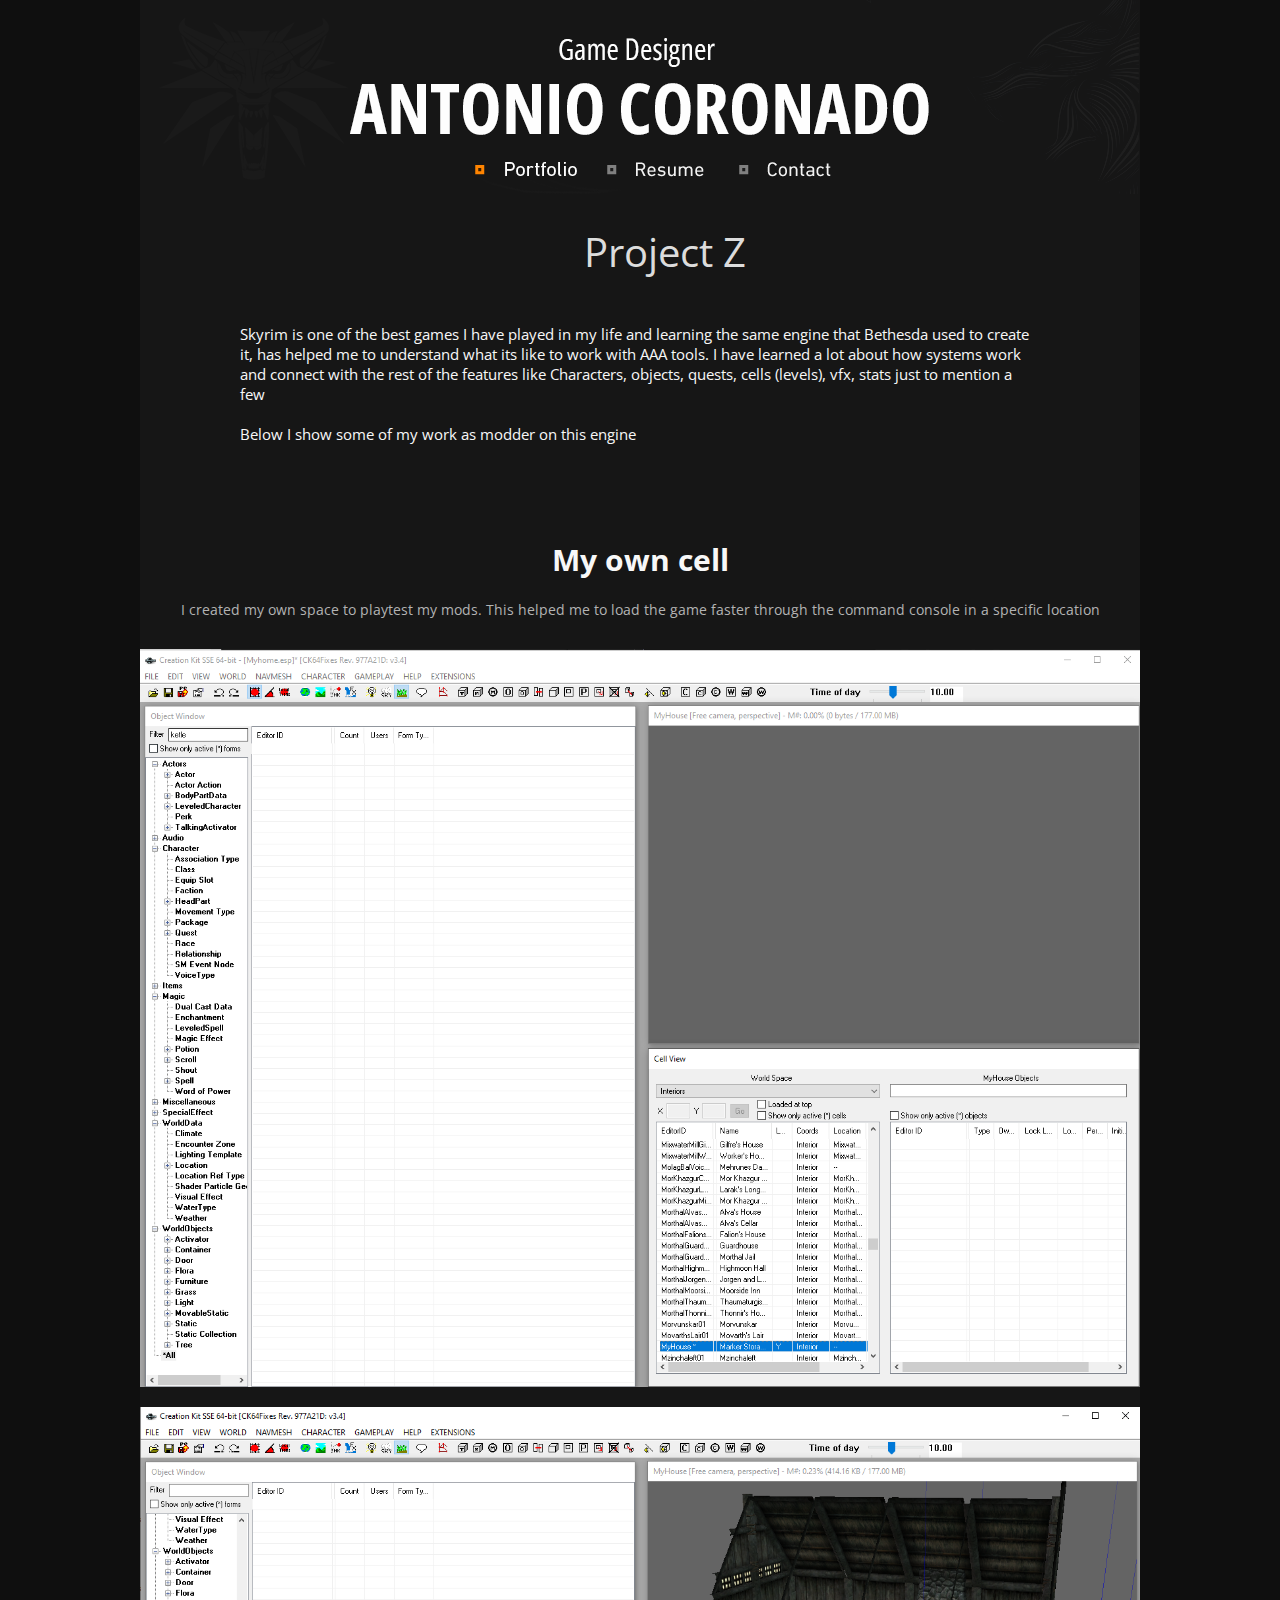
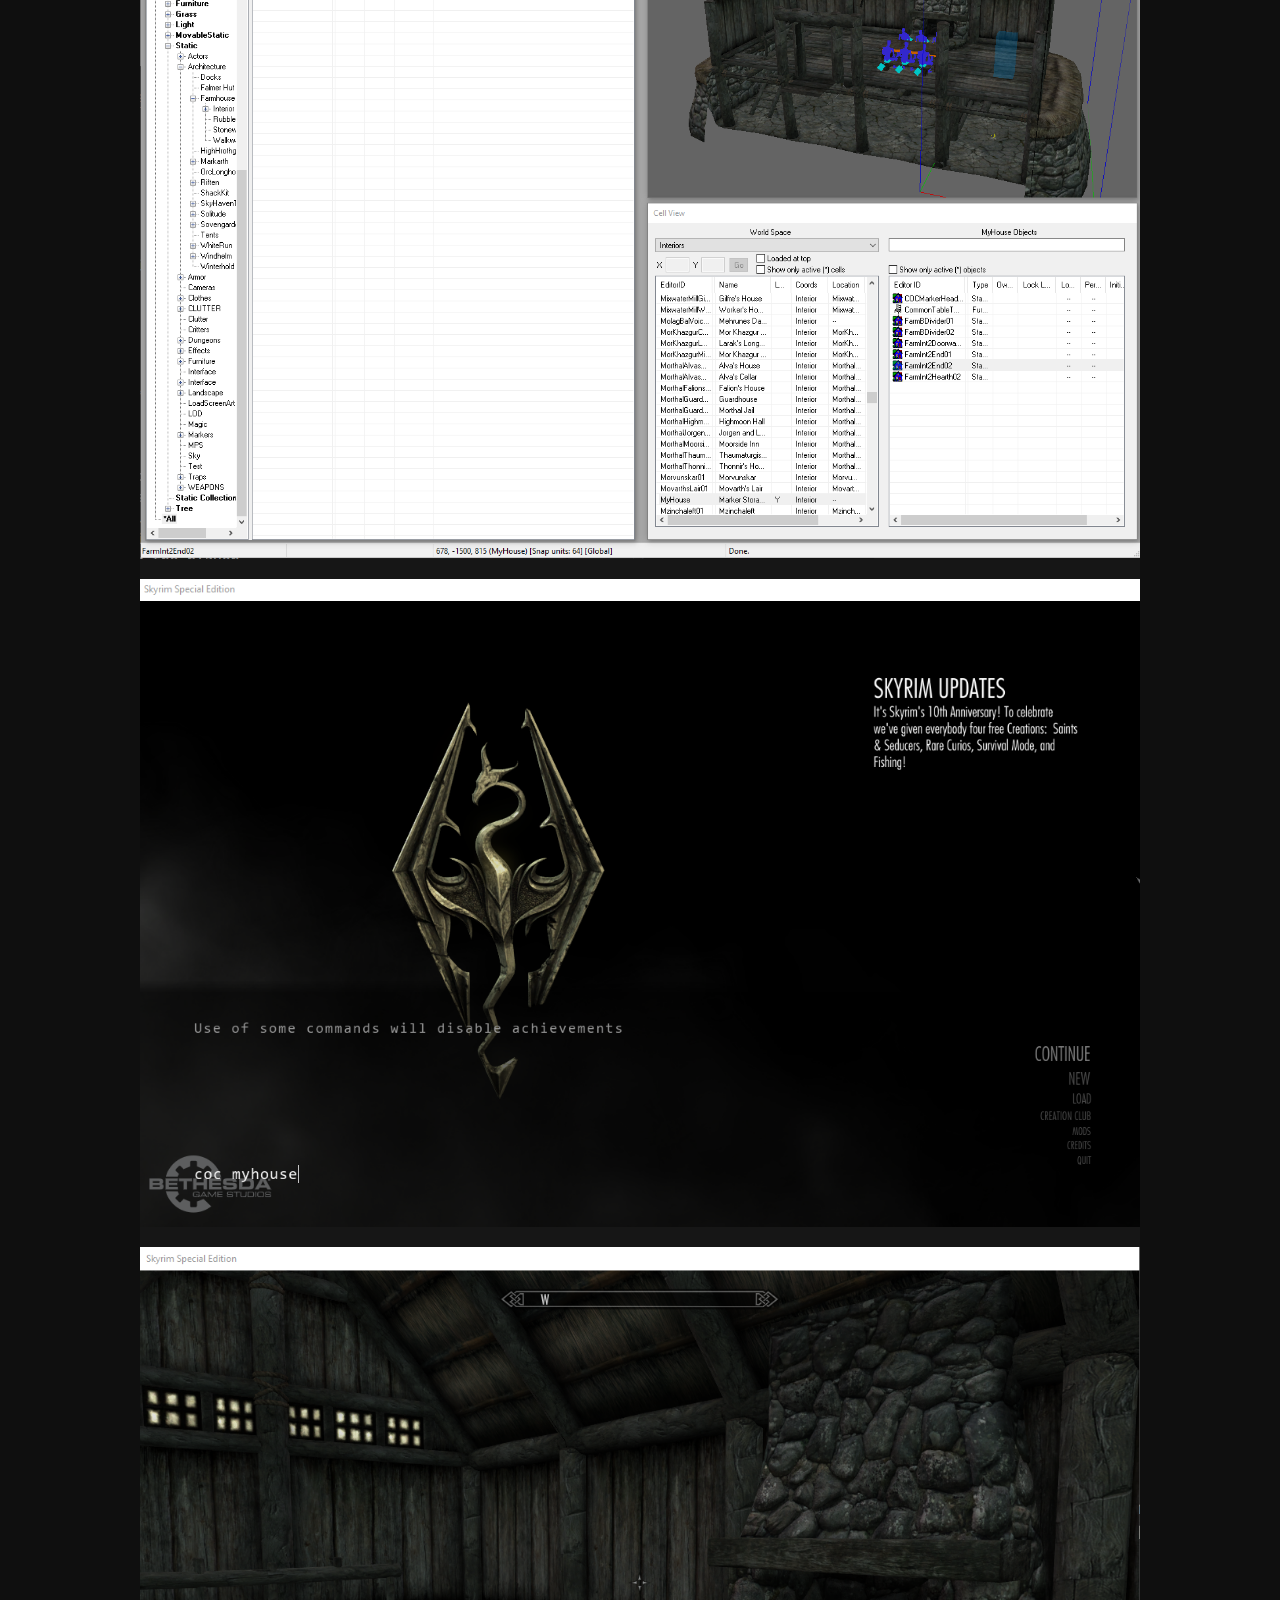
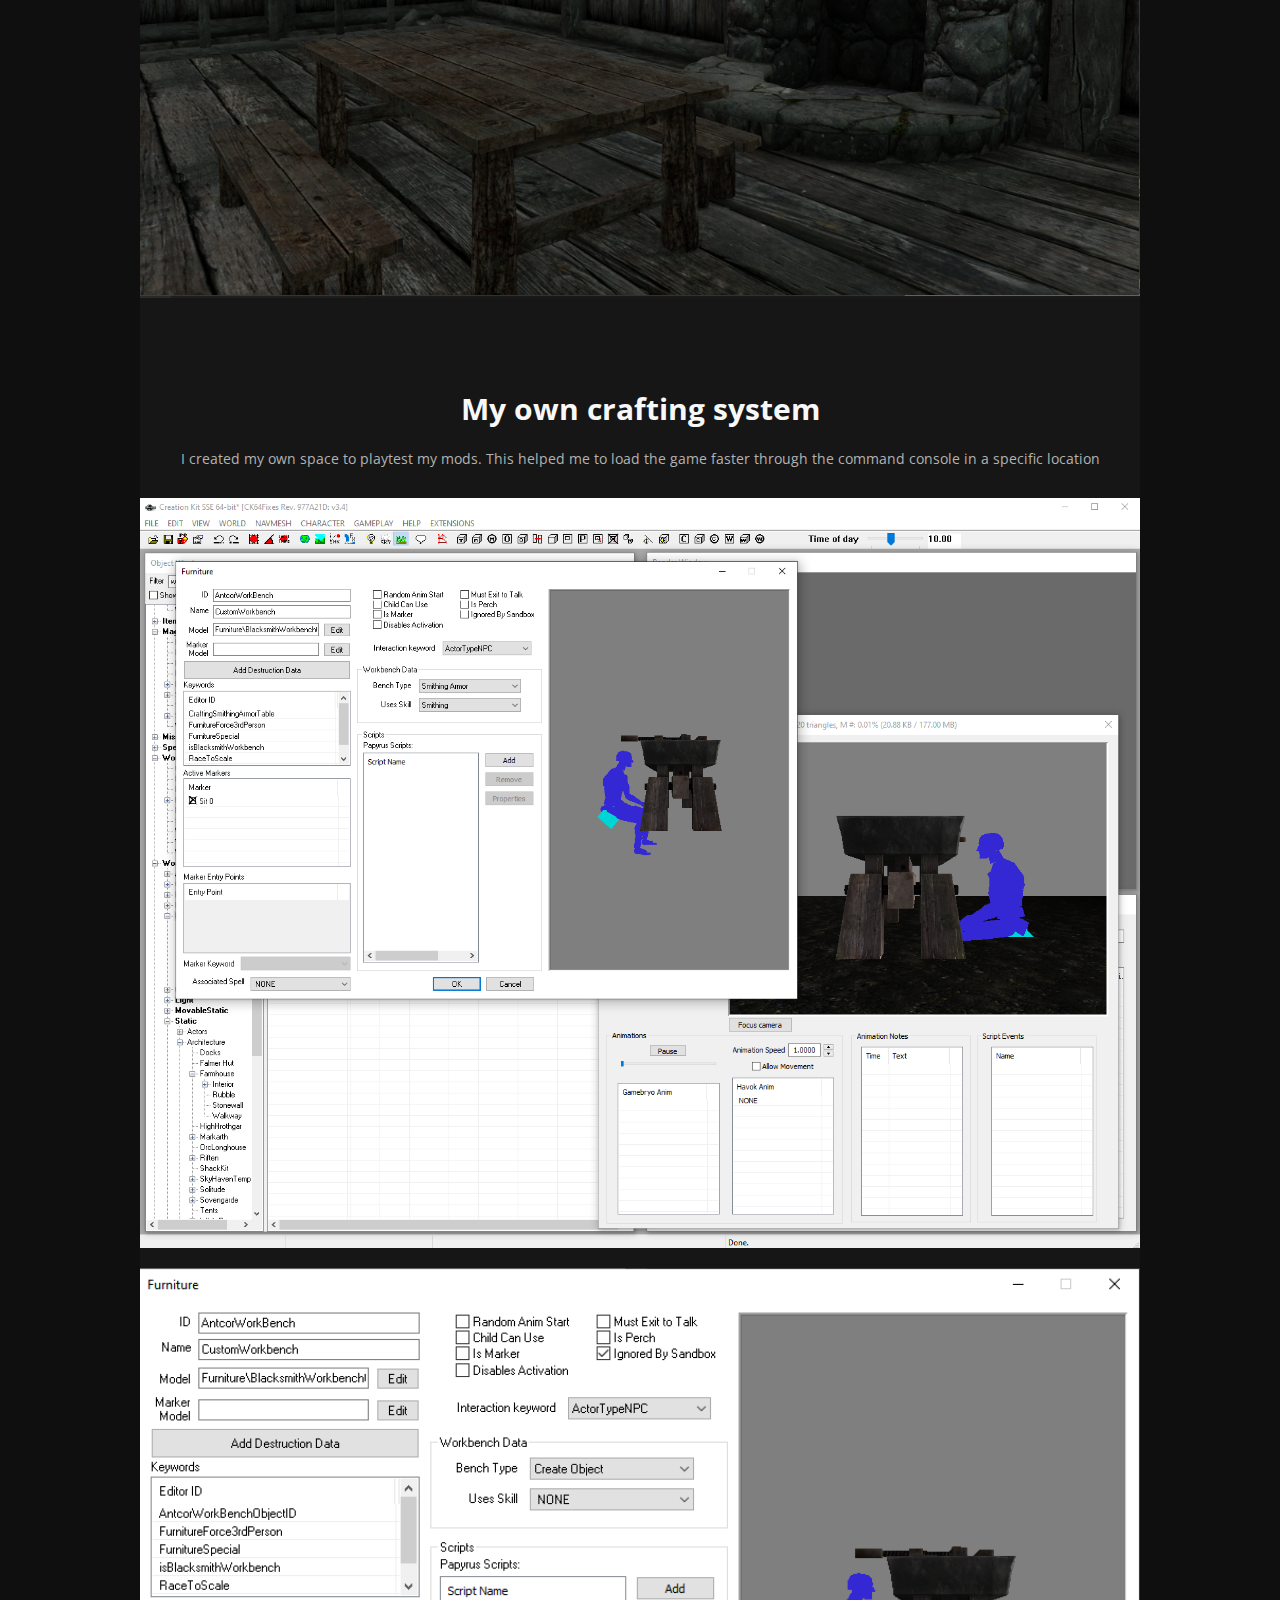
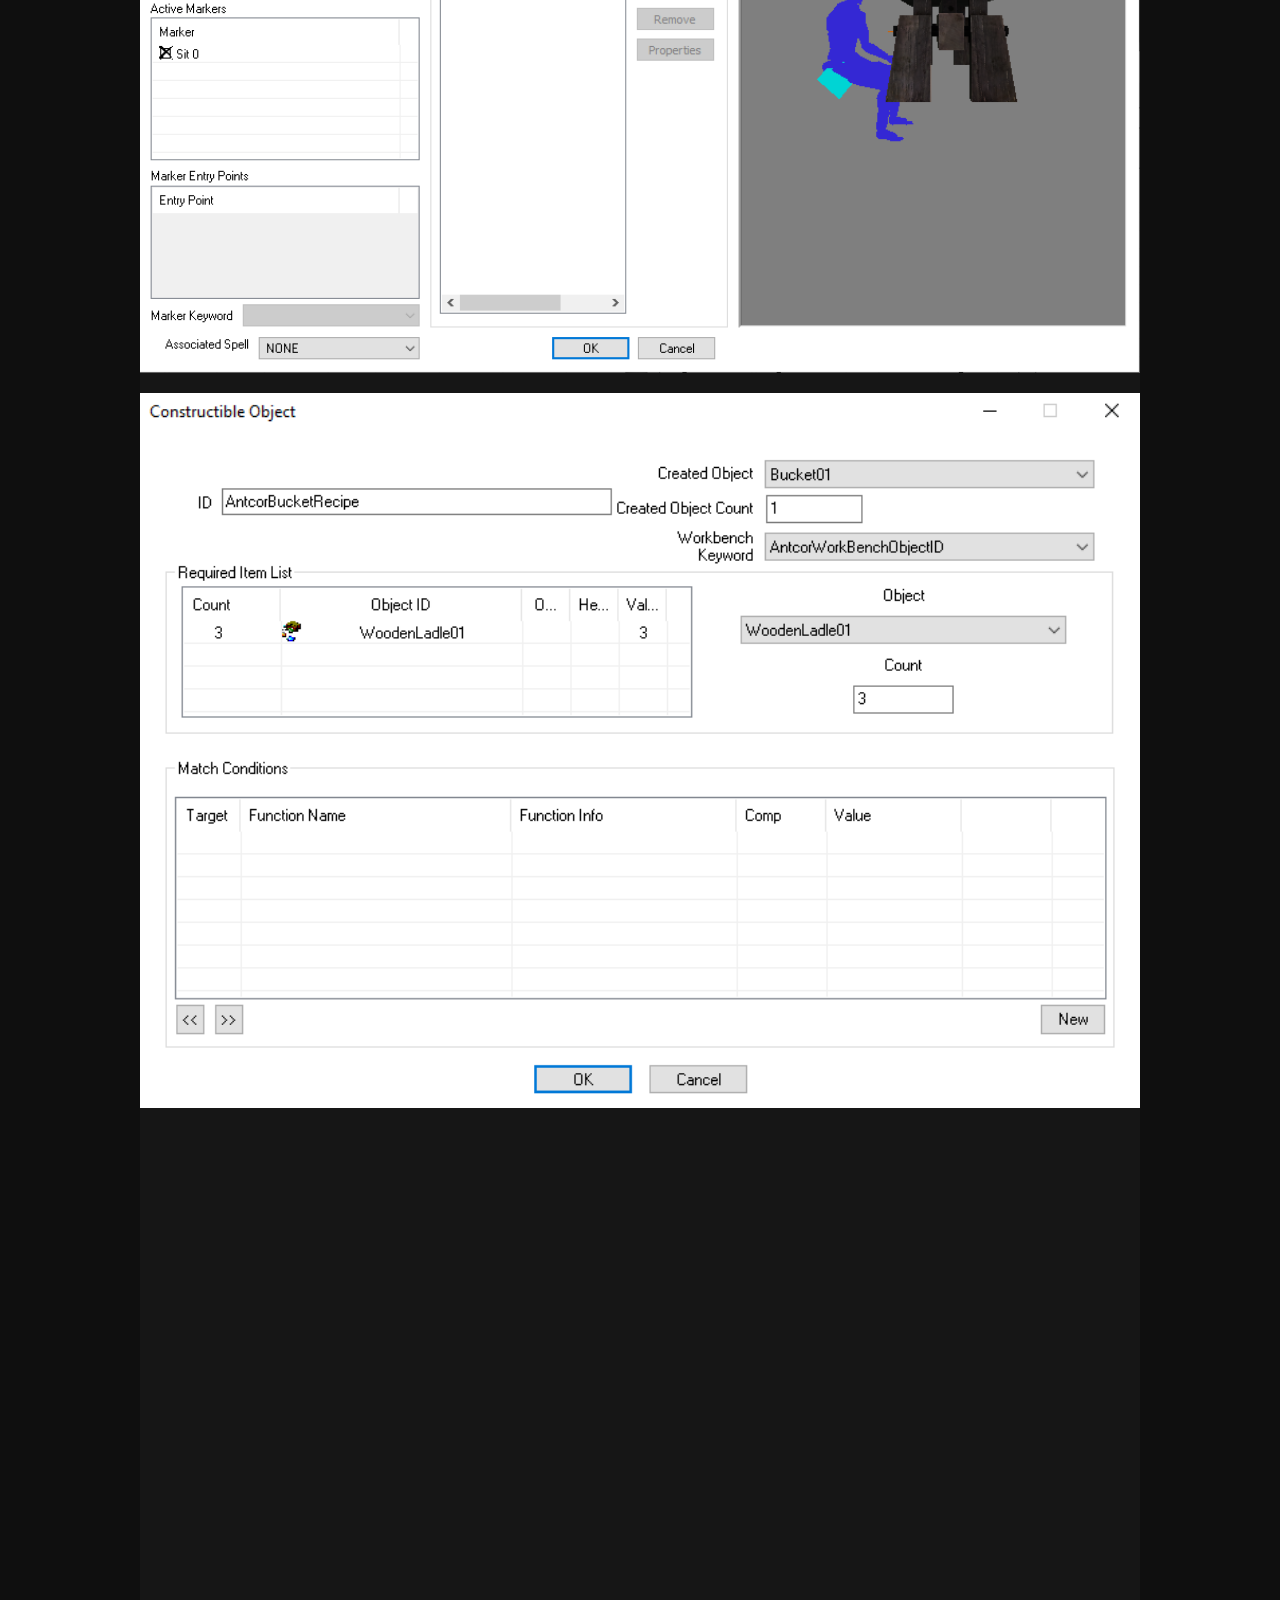
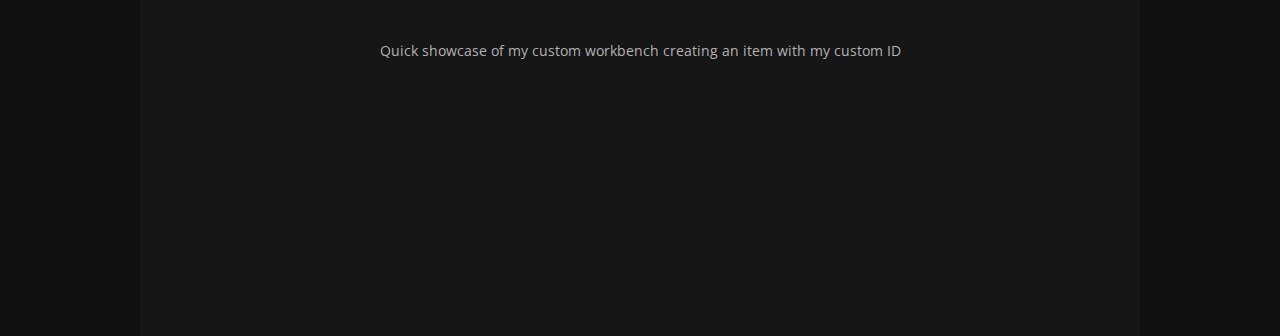
<file: Skyrim.html>
<html>
	<head>
		<title>Antonio Coronado | Game Designer</title>
		<link href='http://fonts.googleapis.com/css?family=Open+Sans' rel='stylesheet' type='text/css'>
		<link href='style.css' rel='stylesheet' type='text/css'>
		<link rel='shortcut icon' href='ico.ico' type='image/x-icon' />
	</head>
	
	<body>

		<div class="content">
			<center>
				
				<img src="main/Game Designer.png" alt="Antonio Coronado - Game Developer" id="header">

				
								
				<br>
				<!-- the links -->
				<div class="main_links">
					
					<a href="index.html"><img src="3d_on.png" id="linkimage0"></a> 
				
					<a href="2d.html"><img src="2d.png" id="linkimage1"></a> 
					
					<a href="cv.html"><img src="resume.png" id="linkimage2"></a> 
					
					<a href="contact.html"><img src="contact1.png" id="linkimage3"></a> 
				</div>

				<!-- Snowboard -->
				<div id="page_title"> Project Z <br></div>
            </center>
				<div class="bread_text">
					
					<p class="test">
          
		  <br>Skyrim is one of the best games I have played in my life and 
		  learning the same engine that Bethesda used to create it, has helped me 
		  to understand what its like to work with AAA tools.
		  
		  I have learned a lot about how systems work and connect with the rest 
		 of the features like Characters, objects, quests, cells (levels), vfx, 
		 stats just to mention a few <br><br>
		
		  Below I show some of my work as modder on this engine <br><br><br>


					<center>
					<br>
					<h1>My own cell</h1>
					<div class="description"> I created my own space to playtest my mods. 
						This helped me to load the game faster through the command console in a specific location</div>
					<img  src="main/Skyrim/Home1.png" class="wide">
					<img  src="main/Skyrim/Home2.png" class="wide">
					<img  src="main/Skyrim/Home3.png" class="wide">
					<img  src="main/Skyrim/Home4.png" class="wide">
					<br><br><br><br>

					<h1>My own crafting system</h1>
					<div class="description"> I created my own space to playtest my mods. 
						This helped me to load the game faster through the command console in a specific location</div>
					<img  src="main/Skyrim/bench1.png" class="wide">
					<img  src="main/Skyrim/bench2.png" class="wide">
					<img  src="main/Skyrim/bench3.png" class="wide">
					<br><br>
					<iframe width="1000" height="500" src="https://www.youtube.com/embed/Zifui4i1M9o" frameborder="0" allow="accelerometer; autoplay; encrypted-media; gyroscope; picture-in-picture" allowfullscreen  class="wide"></iframe>
            		<div class="description"> Quick showcase of my custom workbench creating an item with my custom ID </div>
            		<br>
					<br>



					<br>
					<br>
					<br>
					
					





					
					<br>
					<br>
					 
					

				</div>


				
				

				<br>

				

				

				<br>

				<br>


				
			</div>
		</center>
	</body>
</html>
</file>
<file: style.css>
body 
{
	margin-left: 10px;
	margin-bottom: 10px;
	font-family: 'Open Sans', "trebuchet ms", arial,helvetica,sans-serif; margin-right: 10px;
	margin-top: 0px;
	margin-bottom: -20px;
	background: #0f0f0f !important;
	color: #f8f8f8;
}

hr {
border: 0;
border-top: 5px dashed;

padding-bottom:5px;

color: #0f0f0f !important;

}

.titleText{
	margin-top: 10px;
	font-weight:bold;
	font-size:105%;
	color: #ffffff !important;
}
.description{
	margin-top: 3px;
	font-size:95%;
	margin-bottom:20px;
	color: #b3b3b3 !important;
}

#linkimage0{
position: absolute !important;
top:145px !important;
/*margin-left:-710px !important;*/
margin-left: -665px !important;
padding: 0px !important;
}
#linkimage0:hover { 
    opacity: 0.4;
    filter: alpha(opacity=40); /* For IE8 and earlier */
}
#linkimage1{
position: absolute !important;
top:145px !important;
margin-left:-625px !important;
padding: 0px !important;
visibility: hidden;
}
#linkimage1:hover { 
    opacity: 0.4;
    filter: alpha(opacity=40); /* For IE8 and earlier */
}
#linkimage2{
position: absolute !important;
top:145px !important;
margin-left:-535px !important;
padding: 0px !important;
}
#linkimage2:hover { 
    opacity: 0.4;
    filter: alpha(opacity=40); /* For IE8 and earlier */
}
#linkimage3{
position: absolute !important;
top:145px !important;
margin-left:-405px !important;
padding: 0px !important;
}
#linkimage3:hover { 
    opacity: 0.4;
    filter: alpha(opacity=40); /* For IE8 and earlier */
}

.content 
{
	background: #161616;
	margin-left:auto;
	margin-right:auto;
	width:1000px;
	margin-bottom: 20px;

}

.blue{
color: #717290;
}



#header 
{
	width: 1000px;
	padding: 0px !important;
	padding-bottom:20px !important;
}
#header2 
{
	padding-left: 6px;
	margin-top: -20px;
	margin-bottom: -55px;
}

#page_title
{
	font-size: 40px;
	color: #dcdcdc;
	padding-bottom:10px;

	padding-top:10px;
	padding-left:50px;
}
#fade
{
	color:#777777;
	
}

#fade
{
	color:#777777;
	
}
#fade2
{
	color:#b3b3b3;
	margin-top: 3px;
	margin-left: 10px;
}

/*Links*/
a, 
a:link, 
a:visited 
{
	color: #dcdcdc;
	font-family: 'Open Sans', "Trebuchet MS", arial,helvetica,sans-serif;
	text-decoration: none;
}

a:hover 
{
	color: #ffffff;

}

img 
{
	padding-top: 10px;
	padding-bottom: 10px;

}

.show {
	margin-bottom: -10px;
	padding-top:20px;
}

i {
	
	margin-left: 30px !important;
	color: #f0f0f0 !important;
}

b 
{
	color: #ffb681;/*#ff9c54;*/ /*#969696;*/
	font-weight:inherit;
	font-size: 22px;
	line-height:45px;
}


.main_links 
{
	text-align: right; 
	font-size: 30px;
	color: #555555;
	padding-bottom: 0px;
	padding-right:10px;
	padding-top:0px;
}

.bread_text 
{
	text-align: left !important;
	font-size: 15px;
	padding-bottom:50px;
}
.bread_text_mid
{
	text-align: left !important;
	font-size: 15px;
	padding-bottom:50px;
	padding-left:100px;
	padding-right:100px;
}
.test {
	padding-left: 100px !important;
	padding-right: 100px !important;
	
}
.wide{
	padding-left: 0px !important;
	padding-right: 0px !important;
	width: 1000px !important;
	
}

.margin_bottom 
{
	margin-bottom: 20px;
}

.margin_top 
{
	margin-top: 20px;
}

/* IE Fix: */
a img
{
     border:0px;
}

.notice {
	border:1px solid rgb(51, 50, 45);
	background-color: rgb(51, 51, 49);
	color: rgba(179, 177, 163, 0.548);
	padding: 10px;
}
</file>
